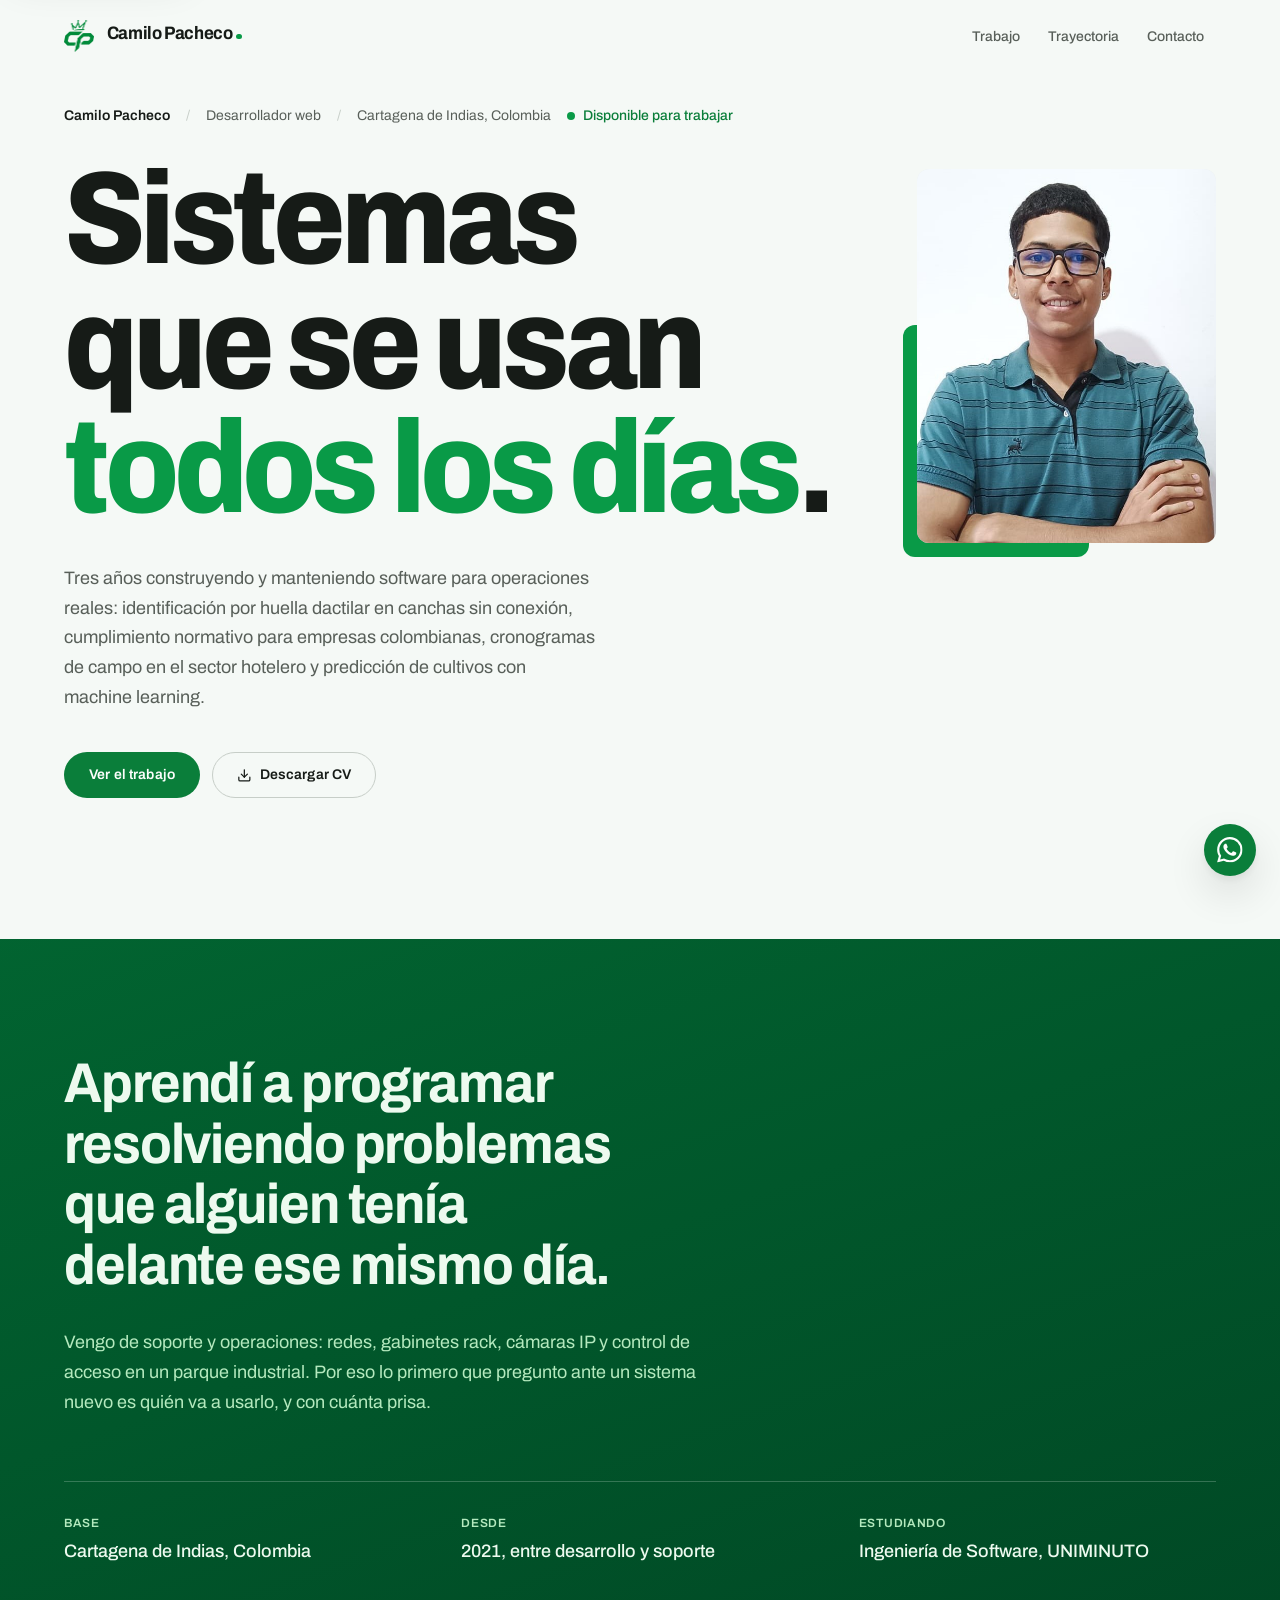
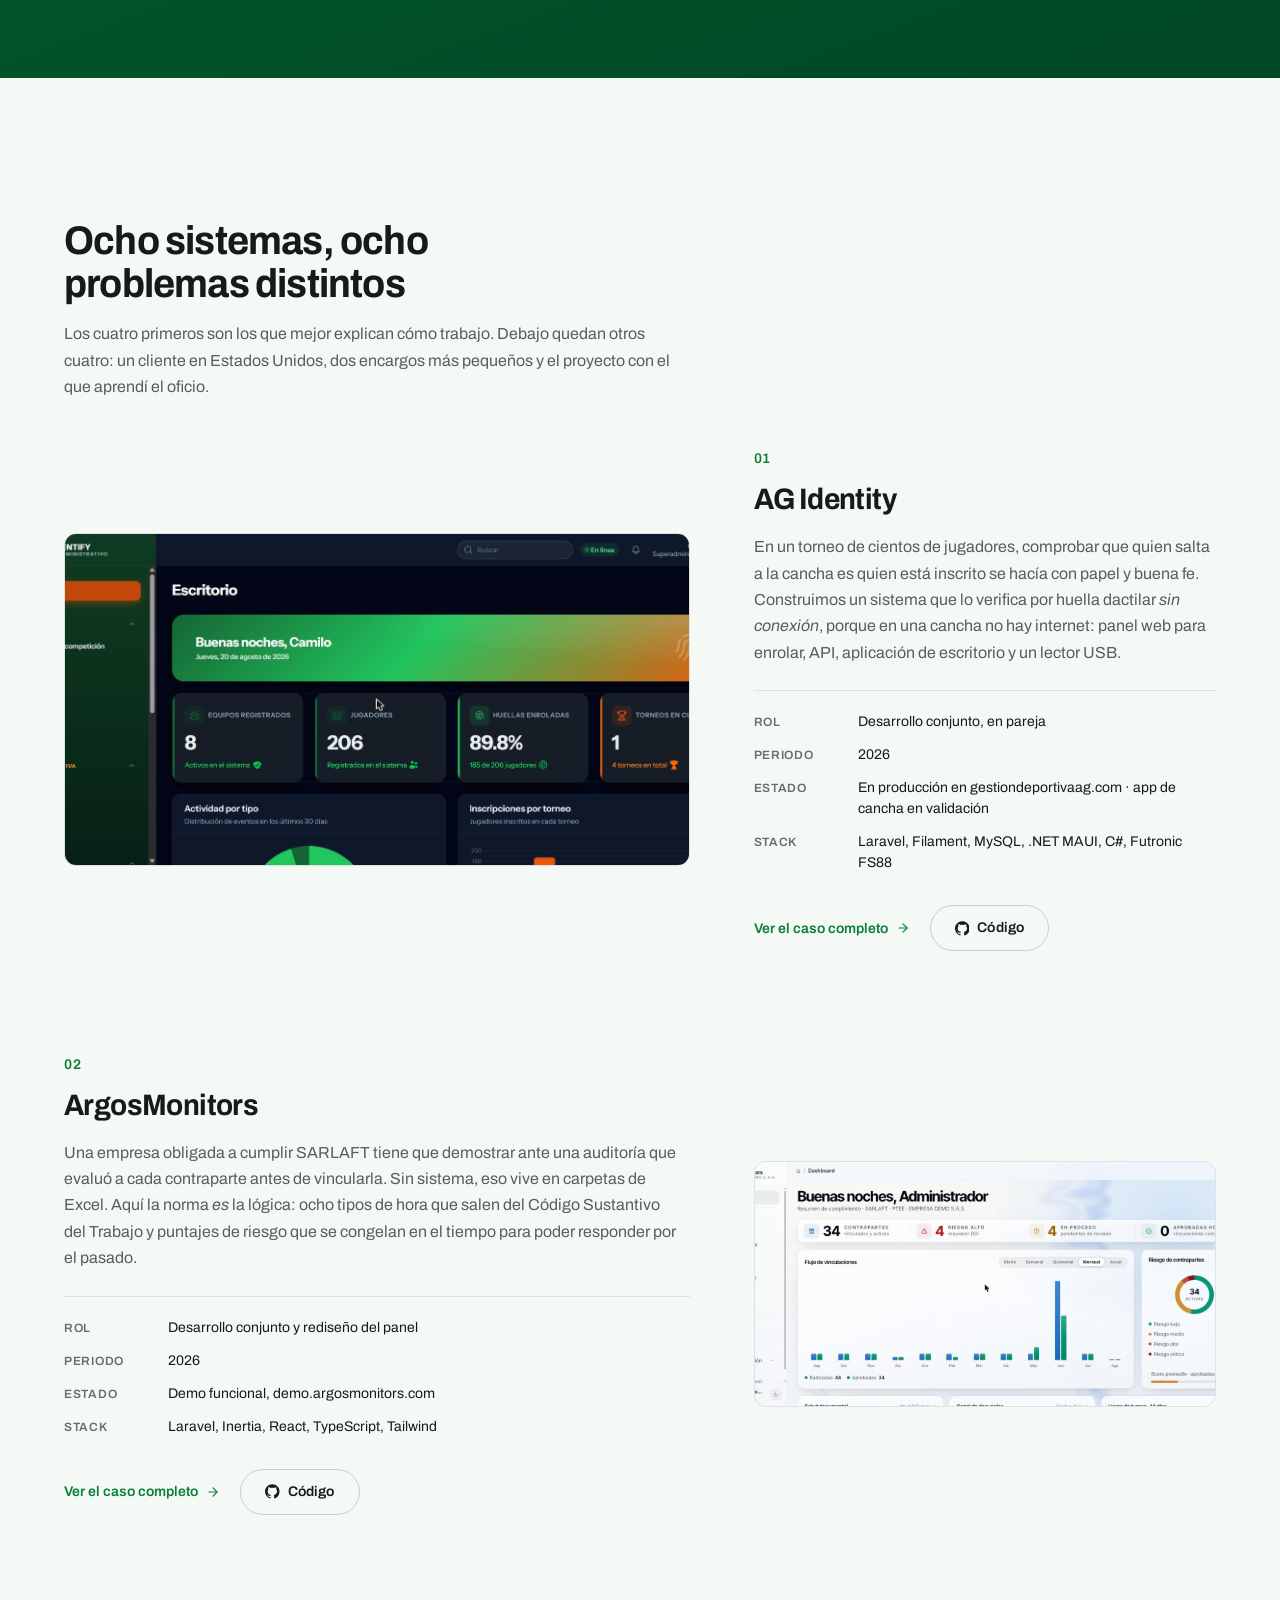
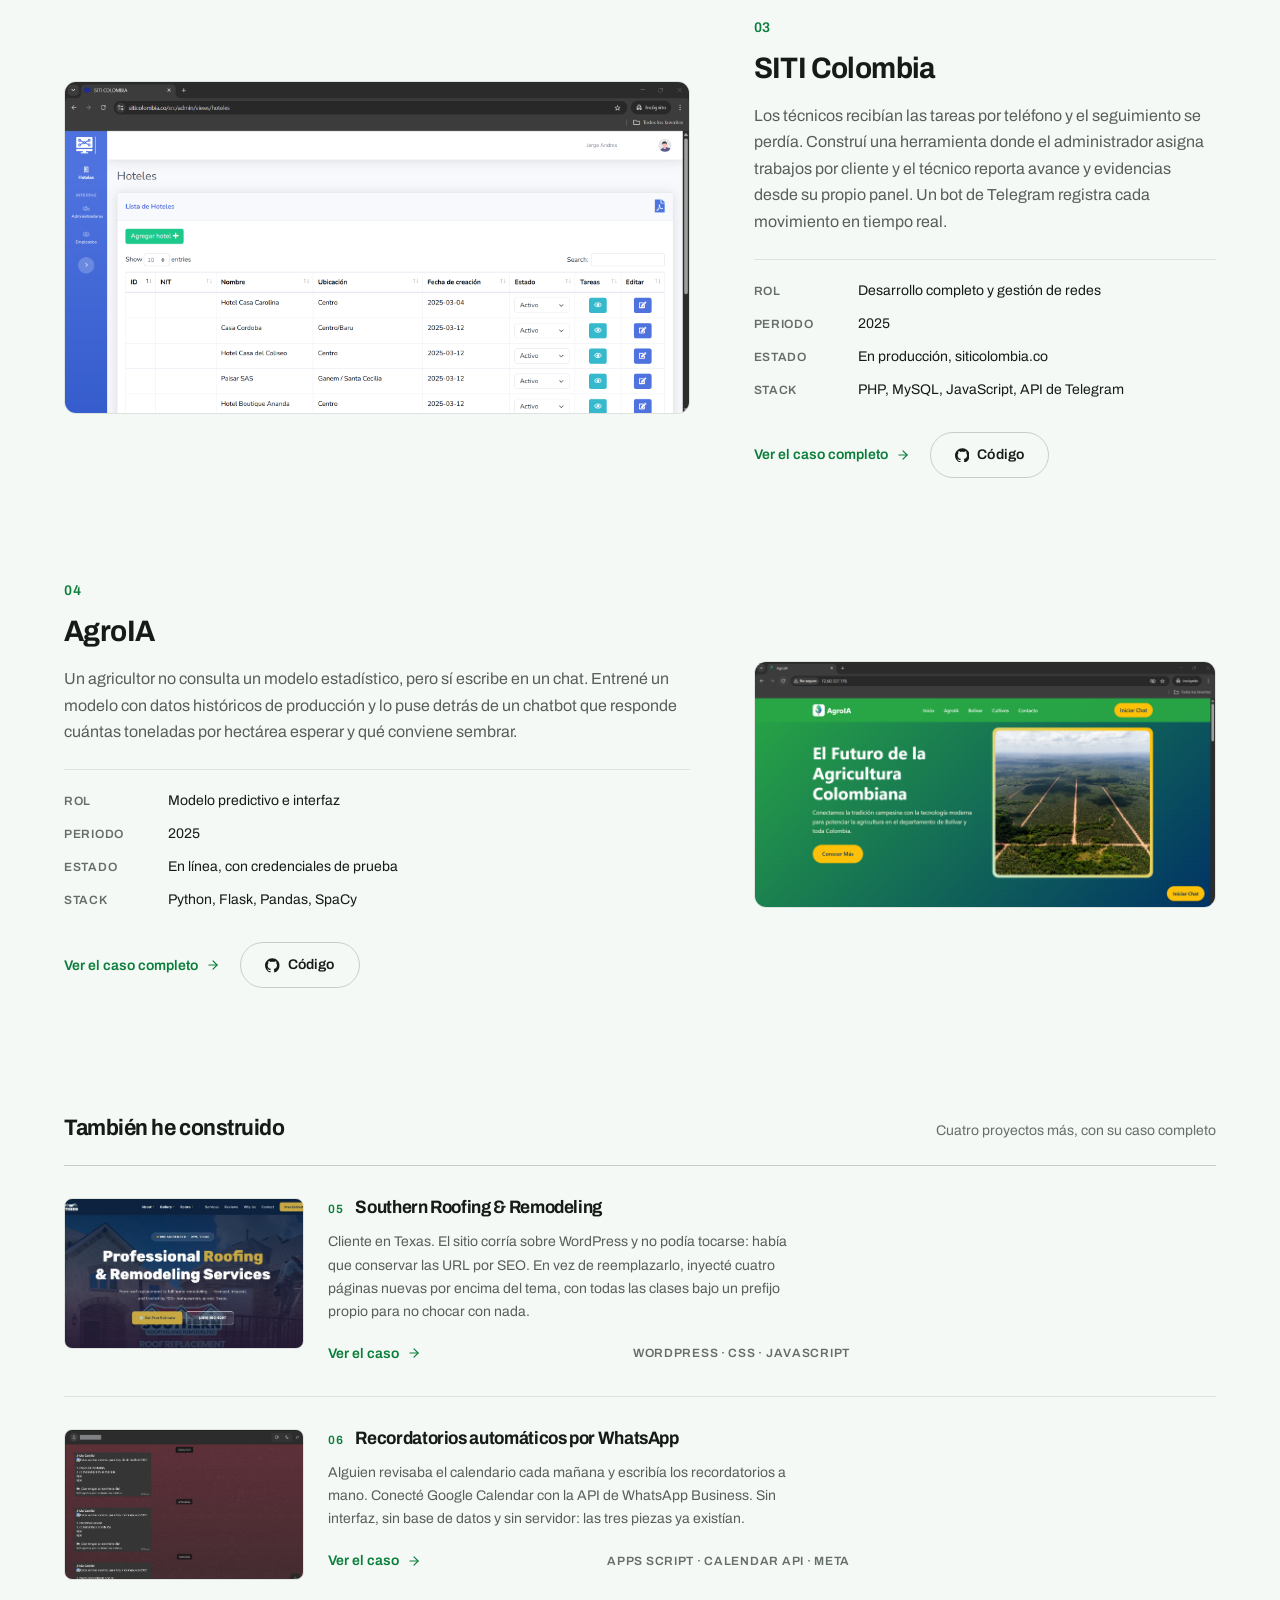
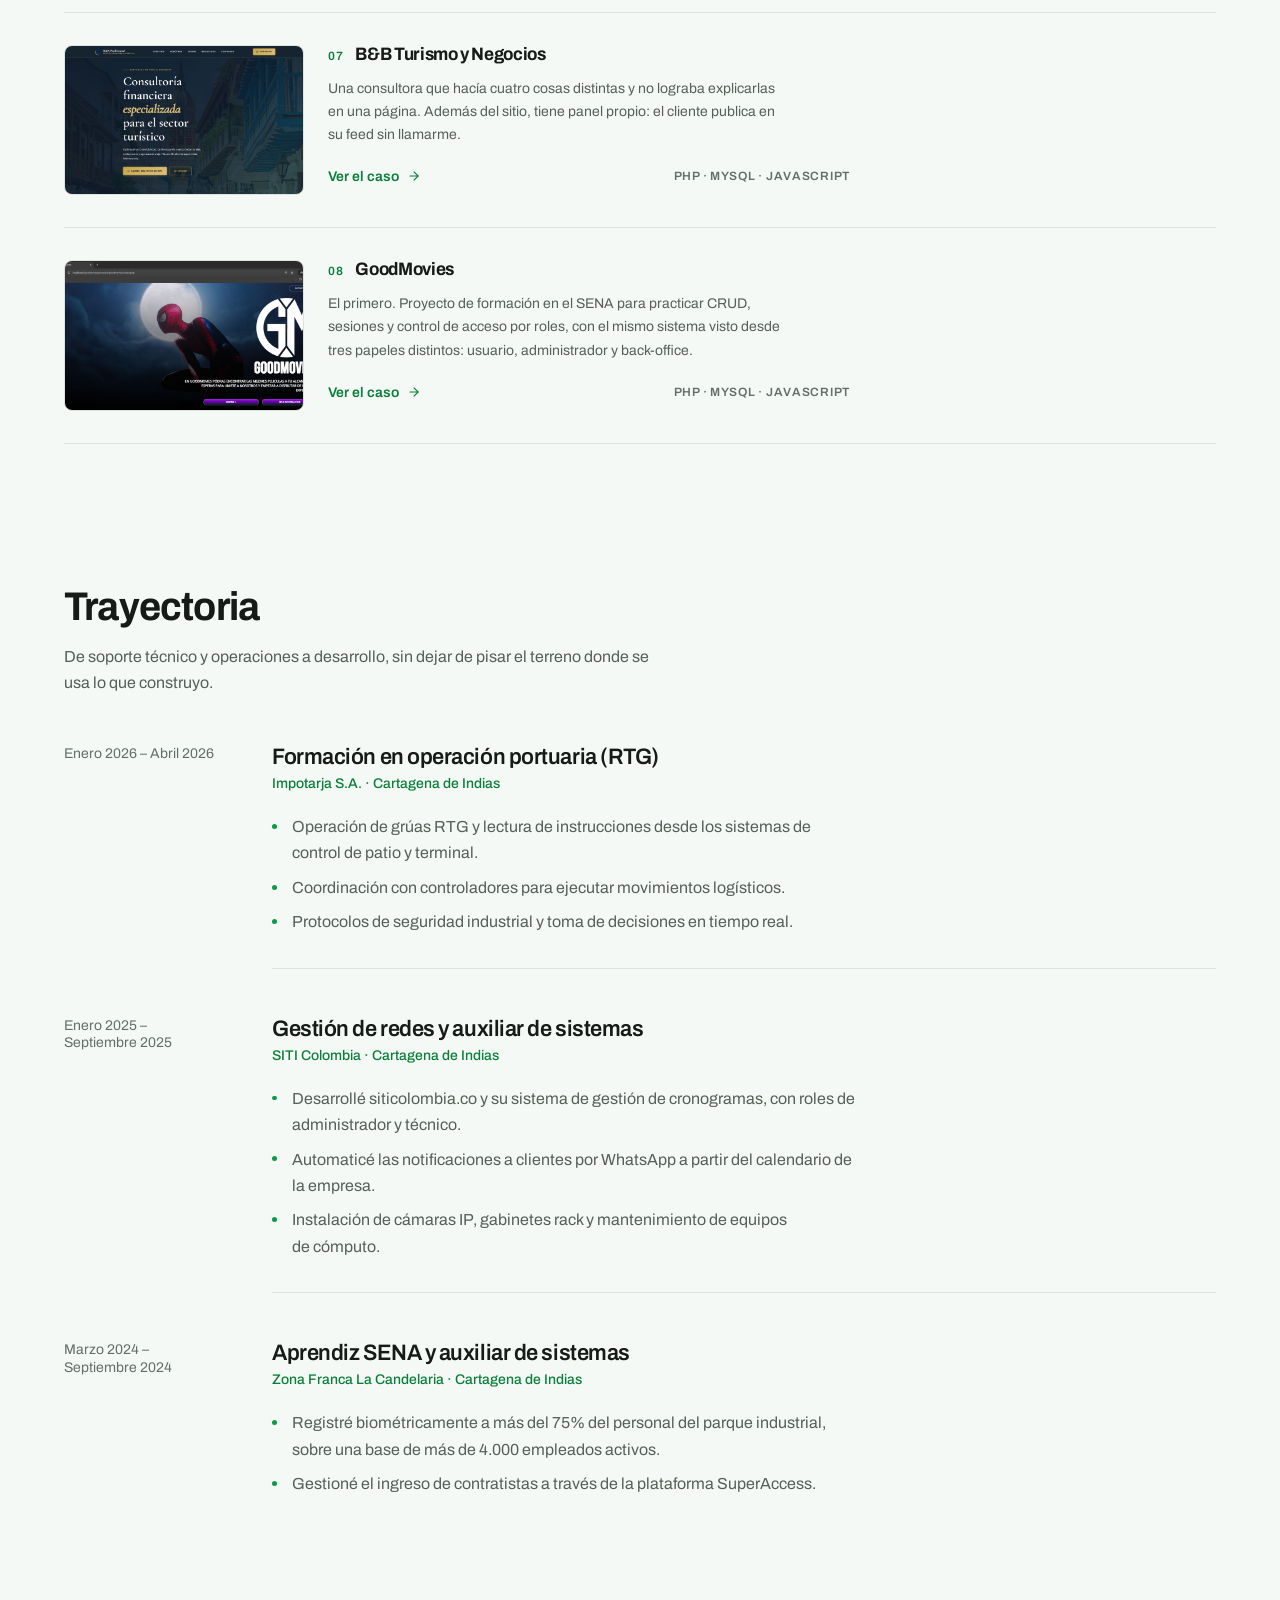
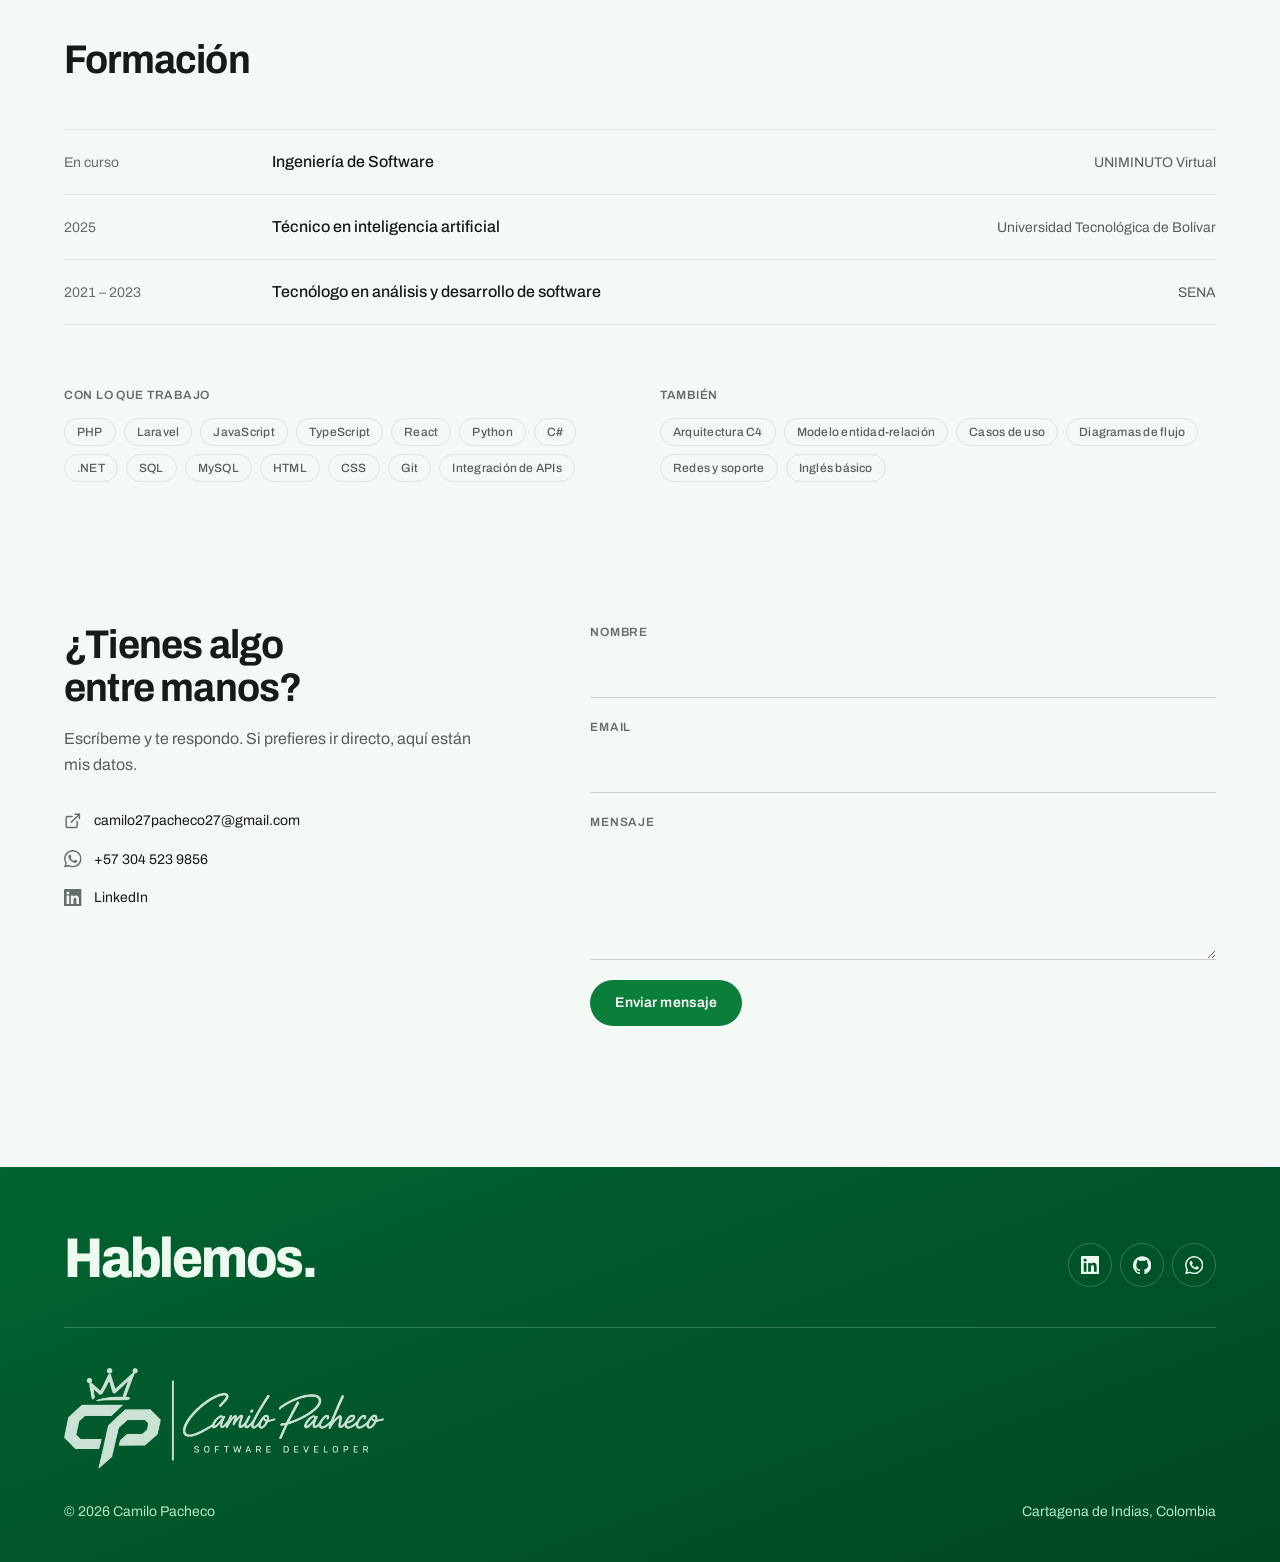
<file: index.html>
<!DOCTYPE html>
<html lang="es">
<head>
    <meta charset="UTF-8">
    <meta name="viewport" content="width=device-width, initial-scale=1.0">

    <title>Camilo Pacheco — Desarrollador Web</title>
    <meta name="description" content="Desarrollador web en Cartagena de Indias. Tres años construyendo sistemas internos para operaciones reales: identificación biométrica sin conexión, cumplimiento normativo, cronogramas de campo y predicción de cultivos con machine learning.">
    <link rel="canonical" href="https://cp327.github.io/portafolio/">

    <!-- Open Graph: lo que se ve al compartir el enlace en LinkedIn -->
    <meta property="og:type" content="website">
    <meta property="og:title" content="Camilo Pacheco — Desarrollador Web">
    <meta property="og:description" content="Tres años construyendo sistemas internos para operaciones reales, en Cartagena de Indias.">
    <meta property="og:url" content="https://cp327.github.io/portafolio/">
    <meta property="og:image" content="https://cp327.github.io/portafolio/src/img/pfp1.jpg">
    <meta property="og:locale" content="es_CO">
    <meta name="twitter:card" content="summary_large_image">

    <link rel="preconnect" href="https://fonts.googleapis.com">
    <link rel="preconnect" href="https://fonts.gstatic.com" crossorigin>
    <link href="https://fonts.googleapis.com/css2?family=Archivo:wdth,wght@75..125,400..800&display=swap" rel="stylesheet">

    <link rel="icon" href="src/img/marca/favicon.png" type="image/png">

    <!-- El orden importa: tokens define las variables · reset normaliza ·
         base estiliza las etiquetas · components las piezas con nombre. -->
    <link rel="stylesheet" href="src/css/tokens.css">
    <link rel="stylesheet" href="src/css/reset.css">
    <link rel="stylesheet" href="src/css/base.css">
    <link rel="stylesheet" href="src/css/components.css">

    <script type="module" src="src/js/main.js"></script>

    <script type="application/ld+json">
    {
      "@context": "https://schema.org",
      "@type": "Person",
      "name": "Camilo Andrés Pacheco Pérez",
      "jobTitle": "Desarrollador Web",
      "url": "https://cp327.github.io/portafolio/",
      "image": "https://cp327.github.io/portafolio/src/img/pfp1.jpg",
      "email": "camilo27pacheco27@gmail.com",
      "address": {
        "@type": "PostalAddress",
        "addressLocality": "Cartagena de Indias",
        "addressCountry": "CO"
      },
      "sameAs": [
        "https://github.com/cp327",
        "https://www.linkedin.com/in/camilo-pacheco-979b18337/"
      ],
      "knowsAbout": ["PHP", "Laravel", "JavaScript", "TypeScript", "React", "Python", "C#", ".NET", "SQL", "MySQL", "HTML", "CSS", "Git", "Integración de APIs"]
    }
    </script>
</head>
<body>
    <a class="skip-link" href="#contenido">Saltar al contenido</a>

    <header class="site-header">
        <div class="wrapper site-header__inner">
            <a class="brand" href="#inicio">
                <img class="brand__logo" src="src/img/marca/marca-verde.png" alt="" width="245" height="256" decoding="async">Camilo Pacheco<span class="brand__dot" aria-hidden="true"></span>
            </a>

            <button
                type="button"
                class="nav-toggle"
                id="nav-toggle"
                aria-label="Abrir menú de navegación"
                aria-expanded="false"
                aria-controls="nav-menu">
                <span class="nav-toggle__box" aria-hidden="true">
                    <span class="nav-toggle__bar"></span>
                    <span class="nav-toggle__bar"></span>
                    <span class="nav-toggle__bar"></span>
                </span>
            </button>

            <nav class="site-nav" id="nav-menu" aria-label="Navegación principal">
                <ul class="site-nav__list">
                    <li><a class="site-nav__link" href="#trabajo">Trabajo</a></li>
                    <li><a class="site-nav__link" href="#trayectoria">Trayectoria</a></li>
                    <li><a class="site-nav__link" href="#contacto">Contacto</a></li>
                </ul>
            </nav>
        </div>
    </header>

    <main id="contenido" class="page">

        <!-- ============================================================
             HERO
             ============================================================ -->
        <section class="hero" id="inicio">
            <div class="wrapper hero__grid">
                <div>
                    <p class="hero__meta" data-reveal>
                        <span class="hero__name">Camilo Pacheco</span>
                        <span class="hero__sep" aria-hidden="true">/</span>
                        <span>Desarrollador web</span>
                        <span class="hero__sep" aria-hidden="true">/</span>
                        <span>Cartagena de Indias, Colombia</span>
                        <span class="hero__status">Disponible para trabajar</span>
                    </p>

                    <h1 class="hero__title" data-reveal>
                        Sistemas que se usan <em>todos los días</em>.
                    </h1>

                    <p class="hero__lead" data-reveal>
                        Tres años construyendo y manteniendo software para operaciones
                        reales: identificación por huella dactilar en canchas sin
                        conexión, cumplimiento normativo para empresas colombianas,
                        cronogramas de campo en el sector hotelero y predicción de
                        cultivos con machine learning.
                    </p>

                    <div class="hero__actions" data-reveal>
                        <a class="btn btn--primary" href="#trabajo">Ver el trabajo</a>
                        <a class="btn btn--outline"
                           href="src/CV%20-%20Camilo%20Pacheco%20Perez.pdf"
                           download>
                            <svg class="btn__icon" aria-hidden="true"><use href="src/img/icons.svg#i-download"></use></svg>
                            Descargar CV
                        </a>
                    </div>
                </div>

                <div class="hero__portrait" data-reveal>
                    <img
                        class="hero__photo"
                        src="src/img/pfp1.jpg"
                        alt="Camilo Pacheco, de brazos cruzados, sobre fondo claro"
                        width="640"
                        height="800"
                        fetchpriority="high"
                        decoding="async">
                </div>
            </div>
        </section>

        <!-- ============================================================
             FRANJA DE MARCA
             ============================================================ -->
        <section class="brand-band" aria-labelledby="sobre-mi">
            <div class="wrapper">
                    <h2 class="brand-band__quote" id="sobre-mi" data-reveal>
                        Aprendí a programar resolviendo problemas que alguien tenía
                        delante ese mismo día.
                    </h2>

                    <p class="brand-band__body" data-reveal>
                        Vengo de soporte y operaciones: redes, gabinetes rack, cámaras IP
                        y control de acceso en un parque industrial. Por eso lo primero
                        que pregunto ante un sistema nuevo es quién va a usarlo, y con
                        cuánta prisa.
                    </p>

                    <dl class="brand-band__facts" data-reveal-group>
                        <div class="brand-band__fact">
                            <dt>Base</dt>
                            <dd>Cartagena de Indias, Colombia</dd>
                        </div>
                        <div class="brand-band__fact">
                            <dt>Desde</dt>
                            <dd>2021, entre desarrollo y soporte</dd>
                        </div>
                        <div class="brand-band__fact">
                            <dt>Estudiando</dt>
                            <dd>Ingeniería de Software, UNIMINUTO</dd>
                        </div>
                    </dl>
            </div>
        </section>

        <!-- ============================================================
             TRABAJO
             ============================================================ -->
        <section class="wrapper" id="trabajo">
            <div class="section__head" data-reveal>
                <h2 class="section__title">Ocho sistemas, ocho problemas distintos</h2>
                <p class="section__lead">
                    Los cuatro primeros son los que mejor explican cómo trabajo. Debajo
                    quedan otros cuatro: un cliente en Estados Unidos, dos encargos más
                    pequeños y el proyecto con el que aprendí el oficio.
                </p>
            </div>

            <div class="projects">

                <article class="project" data-reveal>
                    <div class="project__media">
                        <img class="project__img"
                             src="src/img/ag1.jpg"
                             alt="Escritorio del panel de AG Identity: 8 equipos, 206 jugadores y 89,8% de huellas enroladas"
                             width="1536" height="674" loading="lazy" decoding="async">
                    </div>
                    <div>
                        <span class="project__index">01</span>
                        <h3 class="project__title">AG Identity</h3>
                        <p class="project__desc">
                            En un torneo de cientos de jugadores, comprobar que quien salta
                            a la cancha es quien está inscrito se hacía con papel y buena fe.
                            Construimos un sistema que lo verifica por huella dactilar
                            <em>sin conexión</em>, porque en una cancha no hay internet: panel
                            web para enrolar, API, aplicación de escritorio y un lector USB.
                        </p>
                        <dl class="project__meta">
                            <div class="project__row"><dt>Rol</dt><dd>Desarrollo conjunto, en pareja</dd></div>
                            <div class="project__row"><dt>Periodo</dt><dd>2026</dd></div>
                            <div class="project__row"><dt>Estado</dt><dd>En producción en gestiondeportivaag.com &middot; app de cancha en validación</dd></div>
                            <div class="project__row"><dt>Stack</dt><dd>Laravel, Filament, MySQL, .NET MAUI, C#, Futronic FS88</dd></div>
                        </dl>
                        <div class="project__actions">
                            <a class="link-arrow" href="views/proyecto-ag-identity.html">
                                Ver el caso completo
                                <svg aria-hidden="true"><use href="src/img/icons.svg#i-arrow-right"></use></svg>
                            </a>
                            <a class="btn btn--outline" href="https://github.com/jorge0630/AG-IDENTIFY" target="_blank" rel="noopener noreferrer">
                                <svg class="btn__icon" aria-hidden="true"><use href="src/img/icons.svg#i-github"></use></svg>
                                Código
                                <span class="visually-hidden">de AG Identity, repositorio privado (se abre en una pestaña nueva)</span>
                            </a>
                        </div>
                    </div>
                </article>

                <article class="project" data-reveal>
                    <div class="project__media">
                        <img class="project__img"
                             src="src/img/argos1.jpg"
                             alt="Panel de ArgosMonitors con el resumen de cumplimiento: 34 contrapartes activas y su reparto de riesgo"
                             width="1536" height="674" loading="lazy" decoding="async">
                    </div>
                    <div>
                        <span class="project__index">02</span>
                        <h3 class="project__title">ArgosMonitors</h3>
                        <p class="project__desc">
                            Una empresa obligada a cumplir SARLAFT tiene que demostrar ante
                            una auditoría que evaluó a cada contraparte antes de vincularla.
                            Sin sistema, eso vive en carpetas de Excel. Aquí la norma
                            <em>es</em> la lógica: ocho tipos de hora que salen del Código
                            Sustantivo del Trabajo y puntajes de riesgo que se congelan en
                            el tiempo para poder responder por el pasado.
                        </p>
                        <dl class="project__meta">
                            <div class="project__row"><dt>Rol</dt><dd>Desarrollo conjunto y rediseño del panel</dd></div>
                            <div class="project__row"><dt>Periodo</dt><dd>2026</dd></div>
                            <div class="project__row"><dt>Estado</dt><dd>Demo funcional, demo.argosmonitors.com</dd></div>
                            <div class="project__row"><dt>Stack</dt><dd>Laravel, Inertia, React, TypeScript, Tailwind</dd></div>
                        </dl>
                        <div class="project__actions">
                            <a class="link-arrow" href="views/proyecto-argosmonitors.html">
                                Ver el caso completo
                                <svg aria-hidden="true"><use href="src/img/icons.svg#i-arrow-right"></use></svg>
                            </a>
                            <a class="btn btn--outline" href="https://github.com/jorge0630/ArgosRisk" target="_blank" rel="noopener noreferrer">
                                <svg class="btn__icon" aria-hidden="true"><use href="src/img/icons.svg#i-github"></use></svg>
                                Código
                                <span class="visually-hidden">de ArgosMonitors, repositorio privado (se abre en una pestaña nueva)</span>
                            </a>
                        </div>
                    </div>
                </article>

                <article class="project" data-reveal>
                    <div class="project__media">
                        <img class="project__img"
                             src="src/img/siti1.png"
                             alt="Panel de administración de SITI Colombia con el listado de hoteles y sus tareas programadas"
                             width="1920" height="1020" loading="lazy" decoding="async">
                    </div>
                    <div>
                        <span class="project__index">03</span>
                        <h3 class="project__title">SITI Colombia</h3>
                        <p class="project__desc">
                            Los técnicos recibían las tareas por teléfono y el seguimiento
                            se perdía. Construí una herramienta donde el administrador
                            asigna trabajos por cliente y el técnico reporta avance y
                            evidencias desde su propio panel. Un bot de Telegram registra
                            cada movimiento en tiempo real.
                        </p>
                        <dl class="project__meta">
                            <div class="project__row"><dt>Rol</dt><dd>Desarrollo completo y gestión de redes</dd></div>
                            <div class="project__row"><dt>Periodo</dt><dd>2025</dd></div>
                            <div class="project__row"><dt>Estado</dt><dd>En producción, siticolombia.co</dd></div>
                            <div class="project__row"><dt>Stack</dt><dd>PHP, MySQL, JavaScript, API de Telegram</dd></div>
                        </dl>
                        <div class="project__actions">
                            <a class="link-arrow" href="views/proyecto-siticolombia.html">
                                Ver el caso completo
                                <svg aria-hidden="true"><use href="src/img/icons.svg#i-arrow-right"></use></svg>
                            </a>
                            <a class="btn btn--outline" href="https://github.com/cp327/siticolombiaProyecto" target="_blank" rel="noopener noreferrer">
                                <svg class="btn__icon" aria-hidden="true"><use href="src/img/icons.svg#i-github"></use></svg>
                                Código
                                <span class="visually-hidden">de SITI Colombia (se abre en una pestaña nueva)</span>
                            </a>
                        </div>
                    </div>
                </article>

                <article class="project" data-reveal>
                    <div class="project__media">
                        <img class="project__img"
                             src="src/img/agroia1.png"
                             alt="Portada de AgroIA con el acceso al chat de predicción de cultivos"
                             width="1920" height="1020" loading="lazy" decoding="async">
                    </div>
                    <div>
                        <span class="project__index">04</span>
                        <h3 class="project__title">AgroIA</h3>
                        <p class="project__desc">
                            Un agricultor no consulta un modelo estadístico, pero sí
                            escribe en un chat. Entrené un modelo con datos históricos de
                            producción y lo puse detrás de un chatbot que responde cuántas
                            toneladas por hectárea esperar y qué conviene sembrar.
                        </p>
                        <dl class="project__meta">
                            <div class="project__row"><dt>Rol</dt><dd>Modelo predictivo e interfaz</dd></div>
                            <div class="project__row"><dt>Periodo</dt><dd>2025</dd></div>
                            <div class="project__row"><dt>Estado</dt><dd>En línea, con credenciales de prueba</dd></div>
                            <div class="project__row"><dt>Stack</dt><dd>Python, Flask, Pandas, SpaCy</dd></div>
                        </dl>
                        <div class="project__actions">
                            <a class="link-arrow" href="views/proyecto-agroia.html">
                                Ver el caso completo
                                <svg aria-hidden="true"><use href="src/img/icons.svg#i-arrow-right"></use></svg>
                            </a>
                            <a class="btn btn--outline" href="https://github.com/cp327/agroiaproyecto" target="_blank" rel="noopener noreferrer">
                                <svg class="btn__icon" aria-hidden="true"><use href="src/img/icons.svg#i-github"></use></svg>
                                Código
                                <span class="visually-hidden">de AgroIA (se abre en una pestaña nueva)</span>
                            </a>
                        </div>
                    </div>
                </article>

            </div>

            <!-- ========================================================
                 SECUNDARIOS
                 Lista con reglas, no rejilla de tarjetas: bajarlos de
                 nivel y luego darle a cada uno una tarjeta idéntica
                 sería devolverles el peso que se les quitó.
                 ======================================================== -->
            <div class="projects-more">
                <div class="projects-more__head" data-reveal>
                    <h3 class="projects-more__title">También he construido</h3>
                    <p class="projects-more__note">Cuatro proyectos más, con su caso completo</p>
                </div>

                <ul class="brief-list">
                    <li class="brief" data-reveal>
                        <div class="brief__media">
                            <img class="brief__img"
                                 src="src/img/str1.jpg"
                                 alt="Portada de Southern Roofing &amp; Remodeling, con el titular de servicios y el botón de presupuesto"
                                 width="1536" height="674" loading="lazy" decoding="async">
                        </div>
                        <div>
                            <div class="brief__head">
                                <span class="brief__index">05</span>
                                <h4 class="brief__title">Southern Roofing &amp; Remodeling</h4>
                            </div>
                            <p class="brief__desc">
                                Cliente en Texas. El sitio corría sobre WordPress y no podía
                                tocarse: había que conservar las URL por SEO. En vez de
                                reemplazarlo, inyecté cuatro páginas nuevas por encima del
                                tema, con todas las clases bajo un prefijo propio para no
                                chocar con nada.
                            </p>
                            <div class="brief__foot">
                                <a class="link-arrow" href="views/proyecto-southern-roofing.html">
                                    Ver el caso
                                    <svg aria-hidden="true"><use href="src/img/icons.svg#i-arrow-right"></use></svg>
                                </a>
                                <span class="brief__stack">WordPress · CSS · JavaScript</span>
                            </div>
                        </div>
                    </li>

                    <li class="brief" data-reveal>
                        <div class="brief__media">
                            <img class="brief__img"
                                 src="src/img/WA1.png"
                                 alt="Recordatorio automático recibido por WhatsApp, generado desde el calendario de la empresa"
                                 width="1385" height="971" loading="lazy" decoding="async">
                        </div>
                        <div>
                            <div class="brief__head">
                                <span class="brief__index">06</span>
                                <h4 class="brief__title">Recordatorios automáticos por WhatsApp</h4>
                            </div>
                            <p class="brief__desc">
                                Alguien revisaba el calendario cada mañana y escribía los
                                recordatorios a mano. Conecté Google Calendar con la API de
                                WhatsApp Business. Sin interfaz, sin base de datos y sin
                                servidor: las tres piezas ya existían.
                            </p>
                            <div class="brief__foot">
                                <a class="link-arrow" href="views/proyecto-whatsapp.html">
                                    Ver el caso
                                    <svg aria-hidden="true"><use href="src/img/icons.svg#i-arrow-right"></use></svg>
                                </a>
                                <span class="brief__stack">Apps Script · Calendar API · Meta</span>
                            </div>
                        </div>
                    </li>

                    <li class="brief" data-reveal>
                        <div class="brief__media">
                            <img class="brief__img"
                                 src="src/img/byb1.png"
                                 alt="Portada del sitio de B&amp;B Turismo y Negocios, consultora del sector hotelero"
                                 width="1920" height="1020" loading="lazy" decoding="async">
                        </div>
                        <div>
                            <div class="brief__head">
                                <span class="brief__index">07</span>
                                <h4 class="brief__title">B&amp;B Turismo y Negocios</h4>
                            </div>
                            <p class="brief__desc">
                                Una consultora que hacía cuatro cosas distintas y no lograba
                                explicarlas en una página. Además del sitio, tiene panel
                                propio: el cliente publica en su feed sin llamarme.
                            </p>
                            <div class="brief__foot">
                                <a class="link-arrow" href="views/proyecto-byb.html">
                                    Ver el caso
                                    <svg aria-hidden="true"><use href="src/img/icons.svg#i-arrow-right"></use></svg>
                                </a>
                                <span class="brief__stack">PHP · MySQL · JavaScript</span>
                            </div>
                        </div>
                    </li>

                    <li class="brief" data-reveal>
                        <div class="brief__media">
                            <img class="brief__img"
                                 src="src/img/gm1.png"
                                 alt="Catálogo de películas de GoodMovies, con el acceso a la suscripción"
                                 width="1920" height="1020" loading="lazy" decoding="async">
                        </div>
                        <div>
                            <div class="brief__head">
                                <span class="brief__index">08</span>
                                <h4 class="brief__title">GoodMovies</h4>
                            </div>
                            <p class="brief__desc">
                                El primero. Proyecto de formación en el SENA para practicar
                                CRUD, sesiones y control de acceso por roles, con el mismo
                                sistema visto desde tres papeles distintos: usuario,
                                administrador y back-office.
                            </p>
                            <div class="brief__foot">
                                <a class="link-arrow" href="views/proyecto-goodmovies.html">
                                    Ver el caso
                                    <svg aria-hidden="true"><use href="src/img/icons.svg#i-arrow-right"></use></svg>
                                </a>
                                <span class="brief__stack">PHP · MySQL · JavaScript</span>
                            </div>
                        </div>
                    </li>
                </ul>
            </div>
        </section>

        <!-- ============================================================
             TRAYECTORIA
             ============================================================ -->
        <section class="wrapper" id="trayectoria">
            <div class="section__head" data-reveal>
                <h2 class="section__title">Trayectoria</h2>
                <p class="section__lead">
                    De soporte técnico y operaciones a desarrollo, sin dejar de pisar el
                    terreno donde se usa lo que construyo.
                </p>
            </div>

            <ol class="timeline">
                <li class="timeline__item" data-reveal>
                    <p class="timeline__when">Enero 2026 &ndash; Abril 2026</p>
                    <div class="timeline__where">
                        <h3 class="timeline__role">Formación en operación portuaria (RTG)</h3>
                        <p class="timeline__org">Impotarja S.A. &middot; Cartagena de Indias</p>
                        <ul class="timeline__points">
                            <li>Operación de grúas RTG y lectura de instrucciones desde los sistemas de control de patio y terminal.</li>
                            <li>Coordinación con controladores para ejecutar movimientos logísticos.</li>
                            <li>Protocolos de seguridad industrial y toma de decisiones en tiempo real.</li>
                        </ul>
                    </div>
                </li>

                <li class="timeline__item" data-reveal>
                    <p class="timeline__when">Enero 2025 &ndash; Septiembre 2025</p>
                    <div class="timeline__where">
                        <h3 class="timeline__role">Gestión de redes y auxiliar de sistemas</h3>
                        <p class="timeline__org">SITI Colombia &middot; Cartagena de Indias</p>
                        <ul class="timeline__points">
                            <li>Desarrollé siticolombia.co y su sistema de gestión de cronogramas, con roles de administrador y técnico.</li>
                            <li>Automaticé las notificaciones a clientes por WhatsApp a partir del calendario de la empresa.</li>
                            <li>Instalación de cámaras IP, gabinetes rack y mantenimiento de equipos de cómputo.</li>
                        </ul>
                    </div>
                </li>

                <li class="timeline__item" data-reveal>
                    <p class="timeline__when">Marzo 2024 &ndash; Septiembre 2024</p>
                    <div class="timeline__where">
                        <h3 class="timeline__role">Aprendiz SENA y auxiliar de sistemas</h3>
                        <p class="timeline__org">Zona Franca La Candelaria &middot; Cartagena de Indias</p>
                        <ul class="timeline__points">
                            <li>Registré biométricamente a más del 75% del personal del parque industrial, sobre una base de más de 4.000 empleados activos.</li>
                            <li>Gestioné el ingreso de contratistas a través de la plataforma SuperAccess.</li>
                        </ul>
                    </div>
                </li>
            </ol>
        </section>

        <!-- ============================================================
             FORMACIÓN Y HABILIDADES
             ============================================================ -->
        <section class="wrapper" id="formacion">
            <div class="section__head" data-reveal>
                <h2 class="section__title">Formación</h2>
            </div>

            <ul class="study-list" data-reveal-group>
                <li class="study">
                    <span class="study__when">En curso</span>
                    <span class="study__name">Ingeniería de Software</span>
                    <span class="study__org">UNIMINUTO Virtual</span>
                </li>
                <li class="study">
                    <span class="study__when">2025</span>
                    <span class="study__name">Técnico en inteligencia artificial</span>
                    <span class="study__org">Universidad Tecnológica de Bolívar</span>
                </li>
                <li class="study">
                    <span class="study__when">2021 &ndash; 2023</span>
                    <span class="study__name">Tecnólogo en análisis y desarrollo de software</span>
                    <span class="study__org">SENA</span>
                </li>
            </ul>

            <div class="skills" style="margin-top: var(--space-16)" data-reveal>
                <div>
                    <h3 class="skills__heading">Con lo que trabajo</h3>
                    <ul class="skills__list">
                        <li class="tag">PHP</li>
                        <li class="tag">Laravel</li>
                        <li class="tag">JavaScript</li>
                        <li class="tag">TypeScript</li>
                        <li class="tag">React</li>
                        <li class="tag">Python</li>
                        <li class="tag">C#</li>
                        <li class="tag">.NET</li>
                        <li class="tag">SQL</li>
                        <li class="tag">MySQL</li>
                        <li class="tag">HTML</li>
                        <li class="tag">CSS</li>
                        <li class="tag">Git</li>
                        <li class="tag">Integración de APIs</li>
                    </ul>
                </div>
                <div>
                    <h3 class="skills__heading">También</h3>
                    <ul class="skills__list">
                        <li class="tag">Arquitectura C4</li>
                        <li class="tag">Modelo entidad-relación</li>
                        <li class="tag">Casos de uso</li>
                        <li class="tag">Diagramas de flujo</li>
                        <li class="tag">Redes y soporte</li>
                        <li class="tag">Inglés básico</li>
                    </ul>
                </div>
            </div>
        </section>

        <!-- ============================================================
             CONTACTO
             ============================================================ -->
        <section class="wrapper" id="contacto">
            <div class="contact">
                <div data-reveal>
                    <h2 class="section__title">¿Tienes algo entre manos?</h2>
                    <p class="section__lead" style="margin-top: var(--space-4)">
                        Escríbeme y te respondo. Si prefieres ir directo, aquí están mis
                        datos.
                    </p>

                    <ul class="contact__direct">
                        <li>
                            <a class="contact__link" href="mailto:camilo27pacheco27@gmail.com">
                                <svg aria-hidden="true"><use href="src/img/icons.svg#i-external"></use></svg>
                                camilo27pacheco27@gmail.com
                            </a>
                        </li>
                        <li>
                            <a class="contact__link" href="https://wa.me/573045239856" target="_blank" rel="noopener noreferrer">
                                <svg aria-hidden="true"><use href="src/img/icons.svg#i-whatsapp"></use></svg>
                                +57 304 523 9856
                                <span class="visually-hidden">(se abre en una pestaña nueva)</span>
                            </a>
                        </li>
                        <li>
                            <a class="contact__link" href="https://www.linkedin.com/in/camilo-pacheco-979b18337/" target="_blank" rel="noopener noreferrer">
                                <svg aria-hidden="true"><use href="src/img/icons.svg#i-linkedin"></use></svg>
                                LinkedIn
                                <span class="visually-hidden">(se abre en una pestaña nueva)</span>
                            </a>
                        </li>
                    </ul>
                </div>

                <!-- Conserva action y method: si el JavaScript falla, el envío
                     sigue funcionando de forma nativa. -->
                <form class="form"
                      id="contact-form"
                      action="https://formspree.io/f/mqaqykaz"
                      method="POST"
                      data-reveal>

                    <div class="field">
                        <label class="field__label" for="campo-nombre">Nombre</label>
                        <input class="field__control" type="text" id="campo-nombre"
                               name="nombre" autocomplete="name" required>
                    </div>

                    <div class="field">
                        <label class="field__label" for="campo-email">Email</label>
                        <input class="field__control" type="email" id="campo-email"
                               name="email" autocomplete="email" required>
                    </div>

                    <div class="field">
                        <label class="field__label" for="campo-mensaje">Mensaje</label>
                        <textarea class="field__control" id="campo-mensaje"
                                  name="mensaje" rows="4" required></textarea>
                    </div>

                    <!-- Trampa anti-spam. Formspree descarta los envíos que traen
                         _gotcha relleno. Oculta y fuera del orden de tabulación. -->
                    <div class="honeypot" aria-hidden="true">
                        <label for="campo-gotcha">No rellenes este campo</label>
                        <input type="text" id="campo-gotcha" name="_gotcha"
                               tabindex="-1" autocomplete="off">
                    </div>

                    <p class="form__message" id="form-message" role="status" aria-live="polite"></p>

                    <div>
                        <button class="btn btn--primary" type="submit" id="form-submit">
                            <span data-texto>Enviar mensaje</span>
                            <svg class="spinner btn__icon" viewBox="0 0 24 24" fill="none" aria-hidden="true">
                                <circle cx="12" cy="12" r="10" stroke="currentColor" stroke-width="3" opacity="0.25"/>
                                <path d="M12 2a10 10 0 0 1 10 10" stroke="currentColor" stroke-width="3" stroke-linecap="round"/>
                            </svg>
                        </button>
                    </div>
                </form>
            </div>
        </section>
    </main>

    <a class="float-wa" href="https://wa.me/573045239856" target="_blank" rel="noopener noreferrer">
        <svg aria-hidden="true"><use href="src/img/icons.svg#i-whatsapp"></use></svg>
        <span class="visually-hidden">Escríbeme por WhatsApp (se abre en una pestaña nueva)</span>
        <span class="float-wa__tip" aria-hidden="true">Chatea conmigo</span>
    </a>

    <footer class="site-footer">
        <div class="wrapper">
            <div class="site-footer__top">
                <p class="site-footer__word">Hablemos.</p>
                <ul class="social">
                    <li>
                        <a class="social__link" href="https://www.linkedin.com/in/camilo-pacheco-979b18337/" target="_blank" rel="noopener noreferrer">
                            <svg aria-hidden="true"><use href="src/img/icons.svg#i-linkedin"></use></svg>
                            <span class="visually-hidden">LinkedIn (se abre en una pestaña nueva)</span>
                        </a>
                    </li>
                    <li>
                        <a class="social__link" href="https://github.com/cp327" target="_blank" rel="noopener noreferrer">
                            <svg aria-hidden="true"><use href="src/img/icons.svg#i-github"></use></svg>
                            <span class="visually-hidden">GitHub (se abre en una pestaña nueva)</span>
                        </a>
                    </li>
                    <li>
                        <a class="social__link" href="https://wa.me/573045239856" target="_blank" rel="noopener noreferrer">
                            <svg aria-hidden="true"><use href="src/img/icons.svg#i-whatsapp"></use></svg>
                            <span class="visually-hidden">WhatsApp (se abre en una pestaña nueva)</span>
                        </a>
                    </li>
                </ul>
            </div>

            <div class="site-footer__sign">


                <img class="site-footer__signature"


                     src="src/img/marca/firma-blanca.png"


                     alt="Firma de Camilo Pacheco, desarrollador de software"


                     width="1201" height="379" loading="lazy" decoding="async">


            </div>


            <div class="site-footer__bottom">
                <p>&copy; <span data-anio>2026</span> Camilo Pacheco</p>
                <p class="site-footer__note">Cartagena de Indias, Colombia</p>
            </div>
        </div>
    </footer>
</body>
</html>
</file>
<file: src/css/tokens.css>
/* ==========================================================================
   TOKENS — Fuente única de verdad del sistema de diseño
   --------------------------------------------------------------------------
   Dos capas:

   1. PRIMITIVAS  valores crudos (--green-600, --neutral-200...).
                  No se usan directamente en los componentes.
   2. SEMÁNTICAS  el significado (--color-text, --color-surface...).
                  ESTAS son las que se usan al construir la interfaz.

   El modo oscuro solo redefine la capa semántica: ningún componente
   necesita saber que existe un tema oscuro.

   COLOR: se define en OKLCH, no en hexadecimal. OKLCH es perceptualmente
   uniforme, así que dos tonos con la misma L se ven igual de claros aunque
   cambie el matiz, y bajar la croma cerca de los extremos evita el aspecto
   chillón. Los valores de la rampa se calcularon y se verificaron contra
   WCAG antes de escribirlos aquí.

   Ningún neutro es blanco ni negro puro: todos llevan una pizca del matiz
   de marca (croma 0.003–0.014), lo que integra los grises con el verde.
   ========================================================================== */

:root {
  /* ======================================================================
     1. PRIMITIVAS — COLOR
     Matiz de marca: 150. El verde original (#16a34a) resuelve a
     oklch(0.627 0.170 149.2), así que la rampa está anclada a él.
     ====================================================================== */

  --green-50:  oklch(0.972 0.020 150);
  --green-100: oklch(0.938 0.045 150);
  --green-200: oklch(0.885 0.080 150);
  --green-300: oklch(0.812 0.125 150);
  --green-400: oklch(0.740 0.155 150);
  --green-500: oklch(0.672 0.170 150);
  --green-600: oklch(0.600 0.163 150);   /* el verde de marca */
  --green-700: oklch(0.520 0.140 150);
  --green-800: oklch(0.440 0.115 152);
  --green-900: oklch(0.350 0.088 154);
  --green-950: oklch(0.245 0.058 156);

  --neutral-0:   oklch(0.995 0.003 150);
  --neutral-50:  oklch(0.978 0.005 150);
  --neutral-100: oklch(0.952 0.007 150);
  --neutral-200: oklch(0.910 0.009 150);
  --neutral-300: oklch(0.845 0.011 150);
  --neutral-400: oklch(0.700 0.013 150);
  /* 450 y 550 existen para el texto terciario (etiquetas, fechas). Ningún
     valor único cumple AA en los dos temas: sobre fondo claro hace falta
     L <= 0.53 y sobre fondo oscuro L >= 0.60. Cada tema usa el suyo. */
  --neutral-450: oklch(0.610 0.014 150);
  --neutral-500: oklch(0.575 0.014 150);
  --neutral-550: oklch(0.530 0.014 150);
  --neutral-600: oklch(0.478 0.014 150);
  --neutral-700: oklch(0.388 0.013 150);
  --neutral-800: oklch(0.292 0.012 150);
  --neutral-900: oklch(0.215 0.010 150);
  --neutral-950: oklch(0.165 0.008 150);

  --red-500: oklch(0.577 0.213 27);
  --red-400: oklch(0.680 0.190 25);

  /* ======================================================================
     2. PRIMITIVAS — TIPOGRAFÍA
     Archivo: grotesca de señalética con ejes variables de peso y anchura.
     Se usa UNA sola familia, con contraste fuerte de peso y ancho en lugar
     de mezclar dos tipografías. La anchura estrecha (--width-condensed) se
     reserva para los títulos grandes, donde aporta densidad y carácter.
     ====================================================================== */

  --font-sans:
    'Archivo',
    system-ui,
    -apple-system,
    'Segoe UI',
    Roboto,
    'Helvetica Neue',
    Arial,
    sans-serif;

  --font-mono:
    ui-monospace,
    'Cascadia Code',
    'Source Code Pro',
    Menlo,
    Consolas,
    monospace;

  /* Ejes variables de Archivo */
  --width-condensed: 88;
  --width-normal: 100;
  --width-expanded: 112;

  /* Escala modular ~1.28, fluida con clamp(). Los saltos grandes son
     deliberados: una escala plana se lee como falta de decisión. */
  --text-xs:   0.75rem;                                   /* 12px */
  --text-sm:   0.875rem;                                  /* 14px */
  --text-base: 1rem;                                      /* 16px */
  --text-lg:   1.125rem;                                  /* 18px */
  --text-xl:   clamp(1.25rem, 0.4vw + 1.15rem, 1.4rem);
  --text-2xl:  clamp(1.5rem,  1.0vw + 1.25rem, 1.85rem);
  --text-3xl:  clamp(1.9rem,  1.8vw + 1.45rem, 2.5rem);
  --text-4xl:  clamp(2.4rem,  3.0vw + 1.65rem, 3.5rem);
  --text-5xl:  clamp(3rem,    5.0vw + 1.75rem, 5rem);
  --text-display: clamp(3.5rem, 9vw + 1rem, 8.5rem);      /* solo para el hero */

  --weight-normal:    400;
  --weight-medium:    500;
  --weight-semibold:  600;
  --weight-bold:      700;
  --weight-black:     800;

  --leading-none:    1;
  --leading-tight:   1.08;
  --leading-snug:    1.25;
  --leading-normal:  1.5;
  --leading-relaxed: 1.65;

  --tracking-tighter: -0.04em;
  --tracking-tight:   -0.02em;
  --tracking-normal:  0;
  --tracking-wide:    0.06em;

  /* ======================================================================
     3. PRIMITIVAS — ESPACIADO
     Base 4px. Usar siempre estos valores mantiene el ritmo vertical.
     ====================================================================== */

  --space-1:  0.25rem;
  --space-2:  0.5rem;
  --space-3:  0.75rem;
  --space-4:  1rem;
  --space-5:  1.25rem;
  --space-6:  1.5rem;
  --space-8:  2rem;
  --space-10: 2.5rem;
  --space-12: 3rem;
  --space-16: 4rem;
  --space-20: 5rem;
  --space-24: 6rem;
  --space-32: 8rem;
  --space-40: 10rem;

  /* Separación entre secciones: generosa y fluida. El ritmo se construye
     alternando estos huecos amplios con agrupaciones apretadas. */
  --space-section: clamp(5rem, 11vw, 10rem);

  /* ======================================================================
     4. PRIMITIVAS — FORMA Y MOVIMIENTO
     ====================================================================== */

  --radius-sm:   0.25rem;
  --radius-md:   0.5rem;
  --radius-lg:   0.75rem;
  --radius-xl:   1rem;
  --radius-2xl:  1.5rem;
  --radius-full: 9999px;

  --border-thin:  1px;
  --border-thick: 2px;

  --duration-fast:   160ms;
  --duration-base:   320ms;
  --duration-slow:   620ms;
  --duration-slower: 900ms;

  /* Curvas exponenciales de salida: arrancan rápido y frenan largo, que es
     como se mueven las cosas con masa. Sin rebote ni elástico. */
  --ease-out-quart: cubic-bezier(0.25, 1, 0.5, 1);
  --ease-out-quint: cubic-bezier(0.22, 1, 0.36, 1);
  --ease-out-expo:  cubic-bezier(0.16, 1, 0.3, 1);
  --ease-in-out:    cubic-bezier(0.65, 0, 0.35, 1);

  /* Alias heredado, para no romper componentes ya escritos */
  --ease-out: var(--ease-out-quint);

  /* ======================================================================
     5. LAYOUT
     ====================================================================== */

  --width-content: 78rem;   /* ancho máximo general */
  --width-text:    38rem;   /* columna de lectura */
  --width-prose:   65ch;
  --gutter:        clamp(1.25rem, 5vw, 3rem);
  --header-height: 4.5rem;

  --z-base:    1;
  --z-sticky:  100;
  --z-float:   200;
  --z-overlay: 300;
  --z-modal:   400;

  /* ======================================================================
     6. SEMÁNTICAS — TEMA CLARO (por defecto)
     El claro es el escenario principal: alguien revisando candidatos en un
     portátil de trabajo, de día.
     ====================================================================== */

  --color-bg:            var(--neutral-50);
  --color-bg-subtle:     var(--neutral-100);
  --color-surface:       var(--neutral-0);
  --color-surface-hover: var(--neutral-100);

  --color-text:          var(--neutral-900);
  --color-text-muted:    var(--neutral-600);
  --color-text-subtle:   var(--neutral-550);
  --color-text-inverse:  var(--neutral-0);

  --color-border:        var(--neutral-200);
  --color-border-strong: var(--neutral-300);

  --color-accent:          var(--green-700);
  --color-accent-hover:    var(--green-800);
  --color-accent-contrast: var(--neutral-0);
  --color-accent-subtle:   var(--green-50);
  --color-accent-muted:    var(--green-200);
  --color-brand:           var(--green-600);

  /* Superficie de marca: la franja verde plena que carga la identidad */
  --color-brand-surface:     var(--green-800);
  --color-brand-surface-alt: var(--green-900);
  --color-on-brand:          var(--green-50);
  --color-on-brand-muted:    var(--green-200);
  --color-on-brand-border:   oklch(0.972 0.02 150 / 0.22);

  --color-danger:  var(--red-500);
  --color-success: var(--green-700);
  --color-focus:   var(--green-700);

  --shadow-sm: 0 1px 2px oklch(0.165 0.008 150 / 0.06);
  --shadow-md: 0 2px 4px oklch(0.165 0.008 150 / 0.05), 0 6px 16px oklch(0.165 0.008 150 / 0.07);
  --shadow-lg: 0 4px 8px oklch(0.165 0.008 150 / 0.06), 0 18px 40px oklch(0.165 0.008 150 / 0.11);
  --shadow-focus: 0 0 0 3px oklch(0.52 0.14 150 / 0.35);

  color-scheme: light;
}

/* ==========================================================================
   7. SEMÁNTICAS — TEMA OSCURO
   ========================================================================== */

@media (prefers-color-scheme: dark) {
  :root:not([data-theme='light']) {
    --color-bg:            var(--neutral-950);
    --color-bg-subtle:     var(--neutral-800);
    --color-surface:       var(--neutral-900);
    --color-surface-hover: var(--neutral-800);

    --color-text:          var(--neutral-100);
    --color-text-muted:    var(--neutral-400);
    --color-text-subtle:   var(--neutral-450);
    --color-text-inverse:  var(--neutral-950);

    --color-border:        var(--neutral-800);
    --color-border-strong: var(--neutral-700);

    /* En oscuro el acento sube en la rampa: los verdes profundos no
       contrastan contra un fondo oscuro. */
    --color-accent:          var(--green-400);
    --color-accent-hover:    var(--green-300);
    --color-accent-contrast: var(--neutral-950);
    --color-accent-subtle:   oklch(0.6 0.163 150 / 0.14);
    --color-accent-muted:    var(--green-800);
    --color-brand:           var(--green-500);

    --color-brand-surface:     var(--green-900);
    --color-brand-surface-alt: var(--green-950);
    --color-on-brand:          var(--green-50);
    --color-on-brand-muted:    var(--green-300);
    --color-on-brand-border:   oklch(0.972 0.02 150 / 0.16);

    --color-danger:  var(--red-400);
    --color-success: var(--green-400);
    --color-focus:   var(--green-400);

    /* Las sombras casi no se ven sobre fondo oscuro: se refuerzan */
    --shadow-sm: 0 1px 2px oklch(0 0 0 / 0.45);
    --shadow-md: 0 2px 4px oklch(0 0 0 / 0.45), 0 6px 16px oklch(0 0 0 / 0.4);
    --shadow-lg: 0 4px 8px oklch(0 0 0 / 0.5), 0 18px 40px oklch(0 0 0 / 0.45);
    --shadow-focus: 0 0 0 3px oklch(0.74 0.155 150 / 0.4);

    /* El texto claro sobre fondo oscuro se lee más fino y pide más aire */
    --leading-normal:  1.55;
    --leading-relaxed: 1.72;

    color-scheme: dark;
  }
}

/* Mismo bloque cuando el tema se fuerza manualmente */
:root[data-theme='dark'] {
  --color-bg:            var(--neutral-950);
  --color-bg-subtle:     var(--neutral-800);
  --color-surface:       var(--neutral-900);
  --color-surface-hover: var(--neutral-800);

  --color-text:          var(--neutral-100);
  --color-text-muted:    var(--neutral-400);
  --color-text-subtle:   var(--neutral-450);
  --color-text-inverse:  var(--neutral-950);

  --color-border:        var(--neutral-800);
  --color-border-strong: var(--neutral-700);

  --color-accent:          var(--green-400);
  --color-accent-hover:    var(--green-300);
  --color-accent-contrast: var(--neutral-950);
  --color-accent-subtle:   oklch(0.6 0.163 150 / 0.14);
  --color-accent-muted:    var(--green-800);
  --color-brand:           var(--green-500);

  --color-brand-surface:     var(--green-900);
  --color-brand-surface-alt: var(--green-950);
  --color-on-brand:          var(--green-50);
  --color-on-brand-muted:    var(--green-300);
  --color-on-brand-border:   oklch(0.972 0.02 150 / 0.16);

  --color-danger:  var(--red-400);
  --color-success: var(--green-400);
  --color-focus:   var(--green-400);

  --shadow-sm: 0 1px 2px oklch(0 0 0 / 0.45);
  --shadow-md: 0 2px 4px oklch(0 0 0 / 0.45), 0 6px 16px oklch(0 0 0 / 0.4);
  --shadow-lg: 0 4px 8px oklch(0 0 0 / 0.5), 0 18px 40px oklch(0 0 0 / 0.45);
  --shadow-focus: 0 0 0 3px oklch(0.74 0.155 150 / 0.4);

  --leading-normal:  1.55;
  --leading-relaxed: 1.72;

  color-scheme: dark;
}

/* ==========================================================================
   8. MOVIMIENTO REDUCIDO
   Con la dirección elegida (movimiento notable) esto deja de ser un detalle
   y pasa a ser un requisito: todas las transiciones y revelados del sitio
   usan estos tokens, así que ponerlos a cero los desactiva todos de golpe.
   ========================================================================== */

@media (prefers-reduced-motion: reduce) {
  :root {
    --duration-fast:   0.01ms;
    --duration-base:   0.01ms;
    --duration-slow:   0.01ms;
    --duration-slower: 0.01ms;
  }
}
</file>
<file: src/css/base.css>
/* ==========================================================================
   BASE — Estilos por defecto de los elementos HTML
   --------------------------------------------------------------------------
   Aquí van los estilos que responden a la ETIQUETA, sin clases. La idea es
   que un <p> o un <h2> ya se vean bien sin tener que añadirles nada.

   Se carga después de reset.css (que normaliza) y antes de components.css
   (que define las piezas con nombre). Como aquí se usan selectores de
   etiqueta, cualquier clase de un componente los sobrescribe sin esfuerzo.
   ========================================================================== */

/* --------------------------------------------------------------------------
   Documento
   -------------------------------------------------------------------------- */

html {
  scroll-behavior: smooth;
}

@media (prefers-reduced-motion: reduce) {
  html {
    scroll-behavior: auto;
  }
}

body {
  background-color: var(--color-bg);
  color: var(--color-text);
  font-family: var(--font-sans);
  font-size: var(--text-base);
  font-weight: var(--weight-normal);
  line-height: var(--leading-normal);
  -webkit-font-smoothing: antialiased;

  /* Archivo es variable en peso y anchura. Se fija la anchura normal por
     defecto; los títulos la estrechan para ganar densidad. */
  font-stretch: 100%;
  font-optical-sizing: auto;

  /* El fondo cambia con el tema; la transición evita el parpadeo brusco
     si el usuario alterna el modo del sistema con la página abierta. */
  transition: background-color var(--duration-base) var(--ease-out-quart);
}

/* Cualquier elemento con id puede ser destino de un enlace ancla: se le
   reserva el alto del header fijo para que no quede tapado al saltar.
   Se aplica a [id] y no a `section` porque varios anclas están en <div>. */
[id] {
  scroll-margin-top: calc(var(--header-height) + var(--space-4));
}

/* --------------------------------------------------------------------------
   Tipografía
   -------------------------------------------------------------------------- */

h1, h2, h3, h4, h5, h6 {
  color: var(--color-text);
  font-weight: var(--weight-bold);
  line-height: var(--leading-tight);
  letter-spacing: var(--tracking-tight);
  text-wrap: balance;
}

h1 { font-size: var(--text-4xl); font-weight: var(--weight-black); }
h2 { font-size: var(--text-3xl); }
h3 { font-size: var(--text-xl); }
h4 { font-size: var(--text-lg); }

p {
  text-wrap: pretty;
  overflow-wrap: break-word;
}

strong, b {
  font-weight: var(--weight-semibold);
}

small {
  font-size: var(--text-sm);
}

code, kbd, samp, pre {
  font-family: var(--font-mono);
  font-size: 0.9em;
}

/* --------------------------------------------------------------------------
   Enlaces
   -------------------------------------------------------------------------- */

a {
  color: var(--color-accent);
  text-decoration-thickness: 1px;
  text-underline-offset: 0.2em;
  transition: color var(--duration-fast) var(--ease-out);
}

a:hover {
  color: var(--color-accent-hover);
}

/* --------------------------------------------------------------------------
   Medios
   -------------------------------------------------------------------------- */

img, picture, video, svg, canvas {
  display: block;
  max-width: 100%;
}

img, video {
  height: auto;
}

/* --------------------------------------------------------------------------
   Foco visible
   Solo con teclado (:focus-visible), así no molesta al usar el ratón.
   -------------------------------------------------------------------------- */

:focus-visible {
  outline: var(--border-thick) solid var(--color-focus);
  outline-offset: 2px;
  border-radius: var(--radius-sm);
}

/* ==========================================================================
   UTILIDADES MÍNIMAS
   Solo las imprescindibles. No es un framework de utilidades: la mayoría
   del estilo vive en componentes con nombre.
   ========================================================================== */

/* Contenedor centrado con el ancho máximo del sitio ----------------------
   Se llama .wrapper y no .container a propósito: Tailwind tiene su propia
   utilidad .container y, como inyecta sus estilos en tiempo de ejecución,
   sus reglas quedan después de estas en la cascada y ganan a igual
   especificidad. El nombre se mantiene tras retirar Tailwind. */
.wrapper {
  width: 100%;
  max-width: var(--width-content);
  margin-inline: auto;
  padding-inline: var(--gutter);
}

/* Oculto visualmente pero legible por lectores de pantalla -------------- */
.visually-hidden:not(:focus):not(:active) {
  position: absolute;
  width: 1px;
  height: 1px;
  margin: -1px;
  padding: 0;
  overflow: hidden;
  clip-path: inset(50%);
  white-space: nowrap;
}

/* Enlace de salto -------------------------------------------------------
   Invisible hasta que recibe foco con Tab. Es lo primero que encuentra
   quien navega con teclado y le permite saltarse la navegación. */
.skip-link {
  position: fixed;
  top: var(--space-3);
  left: var(--space-3);
  z-index: calc(var(--z-sticky) + 1);
  padding: var(--space-3) var(--space-5);
  background-color: var(--color-accent);
  color: var(--color-accent-contrast);
  font-weight: var(--weight-medium);
  text-decoration: none;
  border-radius: var(--radius-md);
  box-shadow: var(--shadow-lg);
  /* -200% garantiza que quede bien fuera de pantalla incluso si el usuario
     amplía el tamaño de letra del navegador. */
  transform: translateY(-200%);
  transition: transform var(--duration-base) var(--ease-out);
}

.skip-link:focus {
  transform: translateY(0);
  color: var(--color-accent-contrast);
}

/* Los iconos decorativos no deben capturar el ratón --------------------- */
[aria-hidden='true'] {
  pointer-events: none;
}

/* Sprite SVG ------------------------------------------------------------
   Contiene los <symbol> que luego se referencian con <use>. No se usa
   `display: none` porque en algunos navegadores impide que los símbolos
   referenciados lleguen a renderizarse. */
.sprite {
  position: absolute;
  width: 0;
  height: 0;
  overflow: hidden;
}
</file>
<file: src/css/components.css>
/* ==========================================================================
   COMPONENTES
   --------------------------------------------------------------------------
   Cada bloque es una pieza reutilizable con nombre propio. Se usan clases
   (y no selectores de etiqueta) para que ganen siempre en especificidad a
   los estilos de base.css.

   Convención (BEM):
     .bloque · .bloque__elemento · .bloque--variante · [data-estado]

   Punto de corte a escritorio: 48em = 768px. Un segundo corte en 62em
   (992px) para las composiciones asimétricas del hero y los proyectos.

   ÍNDICE
      1. Revelado al scroll
      2. Header y navegación
      3. Botones
      4. Etiquetas
      5. Página y secciones
      6. Hero
      7. Franja de marca
      8. Proyectos
      9. Trayectoria
     10. Formulario y contacto
     11. Pie de página
     12. Botón flotante
     13. Vistas de proyecto
     14. Galería y lightbox
   ========================================================================== */

/* ==========================================================================
   1. REVELADO AL SCROLL
   --------------------------------------------------------------------------
   El estado oculto depende de [data-js], que solo escribe reveal.js. Si el
   JavaScript no corre, esta regla nunca aplica y todo el contenido se ve.
   Es la diferencia entre una animación y una página en blanco.
   ========================================================================== */

[data-js] [data-reveal]:not([data-revealed]) {
  opacity: 0;
  transform: translate3d(0, 1.75rem, 0);
}

[data-reveal] {
  transition:
    opacity var(--duration-slow) var(--ease-out-quint),
    transform var(--duration-slow) var(--ease-out-quint);
}

/* Los hijos de un grupo entran escalonados. reveal.js escribe el índice. */
[data-js] [data-reveal-group]:not([data-revealed]) > * {
  opacity: 0;
  transform: translate3d(0, 1.25rem, 0);
}

[data-reveal-group] > * {
  transition:
    opacity var(--duration-slow) var(--ease-out-quint),
    transform var(--duration-slow) var(--ease-out-quint);
  transition-delay: calc(var(--reveal-index, 0) * 90ms);
}

/* El grupo en sí no se mueve: solo coordina a sus hijos */
[data-js] [data-reveal-group]:not([data-revealed]) {
  opacity: 1;
  transform: none;
}

/* ==========================================================================
   2. HEADER Y NAVEGACIÓN
   ========================================================================== */

.site-header {
  position: sticky;
  top: 0;
  z-index: var(--z-sticky);
  background-color: var(--color-bg);
  transition:
    background-color var(--duration-base) var(--ease-out-quart),
    box-shadow var(--duration-base) var(--ease-out-quart),
    border-color var(--duration-base) var(--ease-out-quart);
  border-bottom: var(--border-thin) solid transparent;
}

/* En reposo el header se funde con la página; al desplazarse se separa. */
.site-header[data-scrolled='true'] {
  border-bottom-color: var(--color-border);
  box-shadow: var(--shadow-sm);
}

.site-header__inner {
  position: relative;
  display: flex;
  align-items: center;
  justify-content: space-between;
  gap: var(--space-4);
  min-height: var(--header-height);
}

.brand {
  display: inline-flex;
  align-items: baseline;
  gap: 0.2em;
  font-size: var(--text-lg);
  font-weight: var(--weight-bold);
  font-stretch: 92%;
  letter-spacing: var(--tracking-tight);
  color: var(--color-text);
  text-decoration: none;
  white-space: nowrap;
}

.brand:hover { color: var(--color-text); }

/* La marca (corona + CP) recortada del logotipo completo.

   `align-self: center` porque el resto de .brand se alinea por la línea base
   para colocar el punto, y una imagen sobre la línea base cuelga por debajo.

   Alta —1.75em, no 1.4em— porque la marca es casi cuadrada y la corona ocupa
   el tercio superior: a menos altura sus trazos finos se empastan.

   Sin `filter` de corrección: el archivo está recoloreado a #008A39, que da
   4,2:1 contra los dos fondos del sitio. El logotipo anterior era un verde
   azulado que en tema oscuro se apagaba y pedía un realce de luminosidad. */
.brand__logo {
  align-self: center;
  height: 1.75em;
  width: auto;
  margin-right: 0.5em;
  transition: transform var(--duration-base) var(--ease-out-quint);
}

.brand:hover .brand__logo { transform: scale(1.06); }

.brand__dot {
  width: 0.32em;
  height: 0.32em;
  border-radius: var(--radius-full);
  background-color: var(--color-brand);
  transition: transform var(--duration-base) var(--ease-out-quint);
}

.brand:hover .brand__dot { transform: scale(1.6); }

/* --- Botón hamburguesa, dibujado con tres <span> ----------------------- */

.nav-toggle {
  display: grid;
  place-items: center;
  width: 2.75rem;
  height: 2.75rem;
  margin-right: calc(var(--space-2) * -1);
  color: var(--color-text);
  background: none;
  border: none;
  border-radius: var(--radius-md);
  cursor: pointer;
}

.nav-toggle:hover { background-color: var(--color-bg-subtle); }

.nav-toggle__box {
  position: relative;
  width: 1.25rem;
  height: 0.875rem;
}

.nav-toggle__bar {
  position: absolute;
  left: 0;
  width: 100%;
  height: 2px;
  background-color: currentColor;
  border-radius: var(--radius-full);
  transition:
    transform var(--duration-base) var(--ease-out-quint),
    opacity var(--duration-fast) linear;
}

.nav-toggle__bar:nth-child(1) { top: 0; }
.nav-toggle__bar:nth-child(2) { top: 50%; transform: translateY(-50%); }
.nav-toggle__bar:nth-child(3) { bottom: 0; }

/* El estado visual se deriva de aria-expanded: el atributo accesible y lo
   que se ve no pueden desincronizarse. */
.nav-toggle[aria-expanded='true'] .nav-toggle__bar:nth-child(1) {
  transform: translateY(0.375rem) rotate(45deg);
}
.nav-toggle[aria-expanded='true'] .nav-toggle__bar:nth-child(2) { opacity: 0; }
.nav-toggle[aria-expanded='true'] .nav-toggle__bar:nth-child(3) {
  transform: translateY(-0.375rem) rotate(-45deg);
}

/* --- Panel de navegación ----------------------------------------------- */

/* `left/right: 0`, no `-gutter`.

   El contexto de posicionamiento es `.site-header__inner`, que ES el propio
   `.wrapper`: su gutter es `padding-inline`, así que su caja ya llega de borde
   a borde de la pantalla. Sacarlo otro gutter hacia fuera lo hacía 40px más
   ancho que el viewport, con dos consecuencias visibles en móvil: la página
   se podía arrastrar hacia la derecha, y el texto de los enlaces —que lleva
   `padding-inline: var(--gutter)`— caía justo sobre el borde izquierdo, como
   si estuviera cortado.

   Con 0 el panel mide exactamente el ancho de la pantalla y los enlaces
   quedan alineados con la marca y con el resto del contenido. */
.site-nav {
  position: absolute;
  top: 100%;
  left: 0;
  right: 0;
  padding: var(--space-2) 0;
  background-color: var(--color-surface);
  border-bottom: var(--border-thin) solid var(--color-border);
  box-shadow: var(--shadow-lg);
  opacity: 0;
  transform: translate3d(0, -0.5rem, 0);
  visibility: hidden;
  transition:
    opacity var(--duration-base) var(--ease-out-quint),
    transform var(--duration-base) var(--ease-out-quint),
    visibility 0s linear var(--duration-base);
}

.site-nav[data-open='true'] {
  opacity: 1;
  transform: none;
  visibility: visible;
  transition:
    opacity var(--duration-base) var(--ease-out-quint),
    transform var(--duration-base) var(--ease-out-quint),
    visibility 0s linear 0s;
}

.site-nav__list {
  margin: 0;
  padding: 0;
  list-style: none;
}

.site-nav__link {
  display: block;
  padding: var(--space-4) var(--gutter);
  color: var(--color-text-muted);
  font-size: var(--text-sm);
  font-weight: var(--weight-medium);
  text-decoration: none;
  transition: color var(--duration-fast) var(--ease-out-quart);
}

.site-nav__link:hover,
.site-nav__link:focus-visible,
.site-nav__link[aria-current='true'] {
  color: var(--color-accent);
}

@media (min-width: 48em) {
  .nav-toggle { display: none; }

  .site-nav {
    position: static;
    display: block;
    padding: 0;
    opacity: 1;
    transform: none;
    visibility: visible;
    background: none;
    border: none;
    box-shadow: none;
    transition: none;
  }

  .site-nav__list {
    display: flex;
    align-items: center;
    gap: var(--space-1);
  }

  .site-nav__link {
    position: relative;
    padding: var(--space-2) var(--space-3);
  }

  .site-nav__link::after {
    content: '';
    position: absolute;
    left: var(--space-3);
    right: var(--space-3);
    bottom: 0.25rem;
    height: 1px;
    background-color: currentColor;
    transform: scaleX(0);
    transform-origin: left;
    transition: transform var(--duration-base) var(--ease-out-quint);
  }

  .site-nav__link:hover::after,
  .site-nav__link:focus-visible::after,
  .site-nav__link[aria-current='true']::after {
    transform: scaleX(1);
  }
}

/* ==========================================================================
   3. BOTONES
   ========================================================================== */

.btn {
  display: inline-flex;
  align-items: center;
  justify-content: center;
  gap: var(--space-2);
  min-height: 2.875rem;
  padding: var(--space-3) var(--space-6);

  font-size: var(--text-sm);
  font-weight: var(--weight-semibold);
  letter-spacing: 0.01em;
  line-height: 1;
  text-decoration: none;
  white-space: nowrap;

  border: var(--border-thin) solid transparent;
  border-radius: var(--radius-full);
  cursor: pointer;

  transition:
    background-color var(--duration-fast) var(--ease-out-quart),
    border-color var(--duration-fast) var(--ease-out-quart),
    color var(--duration-fast) var(--ease-out-quart),
    transform var(--duration-fast) var(--ease-out-quart);
}

.btn:active { transform: translateY(1px); }

.btn__icon {
  width: 1.05em;
  height: 1.05em;
  flex-shrink: 0;
}

/* Primario: usa --color-accent y no el verde de marca, porque blanco sobre
   green-600 no alcanza el mínimo AA para texto normal. */
.btn--primary {
  background-color: var(--color-accent);
  color: var(--color-accent-contrast);
}

.btn--primary:hover {
  background-color: var(--color-accent-hover);
  color: var(--color-accent-contrast);
}

.btn--outline {
  background-color: transparent;
  color: var(--color-text);
  border-color: var(--color-border-strong);
}

.btn--outline:hover {
  color: var(--color-accent);
  border-color: var(--color-accent);
  background-color: var(--color-accent-subtle);
}

/* --- Variantes para usar sobre la franja verde ------------------------- */

.btn--on-brand {
  background-color: var(--color-on-brand);
  color: var(--color-brand-surface);
}

.btn--on-brand:hover {
  background-color: var(--color-on-brand);
  color: var(--color-brand-surface-alt);
}

.btn--ghost-brand {
  background-color: transparent;
  color: var(--color-on-brand);
  border-color: var(--color-on-brand-border);
}

.btn--ghost-brand:hover {
  color: var(--color-brand-surface);
  background-color: var(--color-on-brand);
  border-color: var(--color-on-brand);
}

.btn:disabled { opacity: 0.7; cursor: not-allowed; }
.btn[data-cargando='true'] { cursor: progress; }

/* --- Enlace con flecha, usado como acción terciaria -------------------- */

.link-arrow {
  display: inline-flex;
  align-items: center;
  gap: var(--space-2);
  color: var(--color-accent);
  font-size: var(--text-sm);
  font-weight: var(--weight-semibold);
  text-decoration: none;
}

.link-arrow svg {
  width: 1em;
  height: 1em;
  transition: transform var(--duration-base) var(--ease-out-quint);
}

.link-arrow:hover { color: var(--color-accent-hover); }
.link-arrow:hover svg { transform: translateX(0.3rem); }

/* ==========================================================================
   4. ETIQUETAS
   ========================================================================== */

.tags {
  display: flex;
  flex-wrap: wrap;
  gap: var(--space-2);
  margin: 0;
  padding: 0;
  list-style: none;
}

.tag {
  padding: var(--space-1) var(--space-3);
  font-size: var(--text-xs);
  font-weight: var(--weight-medium);
  letter-spacing: 0.02em;
  color: var(--color-text-muted);
  background-color: transparent;
  border: var(--border-thin) solid var(--color-border);
  border-radius: var(--radius-full);
  white-space: nowrap;
}

/* Nota: aquí NO hay un componente de "etiqueta de sección" en versalitas.
   Repetir una etiqueta diminuta en mayúsculas sobre cada título es andamiaje
   genérico. La numeración solo aparece en los proyectos, donde identifica
   una pieza concreta y cumple una función. */

/* ==========================================================================
   5. PÁGINA Y SECCIONES
   ========================================================================== */

.page > * + * {
  margin-top: var(--space-section);
}

/* `* + *` solo separa ENTRE hermanos, así que el primer hijo de .page se
   quedaba sin nada arriba. En la portada da igual —el primer hijo es el hero,
   que trae su propio aire—, pero en las vistas de proyecto el primer hijo es
   "Las capturas" y quedaba pegado al borde de la franja verde, a 0px.

   No se usa --space-section (160px en escritorio): esa es la separación entre
   secciones ya empezadas. Aquí se sale de una franja de color hacia el primer
   titular, y el salto de color ya hace parte del trabajo de separar. */
.page-hero + .page {
  padding-top: clamp(var(--space-16), 7vw, var(--space-24));
}

.section__head {
  display: grid;
  gap: var(--space-4);
  margin-bottom: var(--space-12);
  max-width: var(--width-text);
}

.section__title {
  font-size: var(--text-3xl);
  font-weight: var(--weight-bold);
  font-stretch: 94%;
  letter-spacing: var(--tracking-tight);
  line-height: var(--leading-tight);
  color: var(--color-text);
  text-wrap: balance;
}

.section__lead {
  color: var(--color-text-muted);
  line-height: var(--leading-relaxed);
}

.prose {
  max-width: var(--width-prose);
  color: var(--color-text-muted);
  line-height: var(--leading-relaxed);
  text-align: left;
}

.prose + .prose { margin-top: var(--space-4); }

.mark {
  font-weight: var(--weight-semibold);
  color: var(--color-accent);
}

/* ==========================================================================
   6. HERO
   --------------------------------------------------------------------------
   Composición asimétrica: el bloque de texto pesa más que el retrato, y el
   retrato baja respecto a la línea superior para romper el eje.
   ========================================================================== */

/* El aire superior es corto a propósito. Antes era clamp(3rem, 8vw, 6rem), que
   en escritorio daba 96px entre el header y la línea de datos, y 150px hasta el
   titular: una banda vacía que no separaba nada. La separación generosa del
   sistema es la de ENTRE secciones; el header es una barra fina, no una
   sección, y el hero tiene que leerse pegado al borde superior de la página.

   Por debajo de ~24px la línea de datos queda rozando el header, que en reposo
   no tiene borde: ahí el hero deja de respirar. */
.hero {
  padding-block: clamp(var(--space-6), 2.5vw, var(--space-10)) 0;
}

.hero__grid {
  display: grid;
  gap: var(--space-12);
  align-items: start;
}

@media (min-width: 62em) {
  .hero__grid {
    grid-template-columns: minmax(0, 1.45fr) minmax(0, 0.55fr);
    gap: var(--space-16);
  }
}

.hero__meta {
  display: flex;
  flex-wrap: wrap;
  align-items: center;
  gap: var(--space-2) var(--space-4);
  margin-bottom: var(--space-8);
  font-size: var(--text-sm);
  color: var(--color-text-muted);
}

.hero__name {
  font-weight: var(--weight-semibold);
  color: var(--color-text);
}

.hero__sep { color: var(--color-border-strong); }

/* Indicador de disponibilidad. El punto late despacio; con movimiento
   reducido la animación se detiene y queda el punto fijo. */
.hero__status {
  display: inline-flex;
  align-items: center;
  gap: var(--space-2);
  color: var(--color-accent);
  font-weight: var(--weight-medium);
}

.hero__status::before {
  content: '';
  width: 0.5rem;
  height: 0.5rem;
  border-radius: var(--radius-full);
  background-color: var(--color-brand);
  animation: latido 2.6s var(--ease-in-out) infinite;
}

@keyframes latido {
  0%, 100% { opacity: 1; transform: scale(1); }
  50%      { opacity: 0.45; transform: scale(0.82); }
}

@media (prefers-reduced-motion: reduce) {
  .hero__status::before { animation: none; }
}

/* El titular es la pieza tipográfica del sitio: tamaño grande, anchura
   estrecha y tracking negativo para que se lea como una sola masa. */
.hero__title {
  font-size: var(--text-display);
  font-weight: var(--weight-black);
  font-stretch: 88%;
  line-height: 0.95;
  letter-spacing: var(--tracking-tighter);
  color: var(--color-text);
  text-wrap: balance;
}

.hero__title em {
  font-style: normal;
  color: var(--color-brand);
}

.hero__lead {
  max-width: 34rem;
  margin-top: var(--space-8);
  font-size: var(--text-lg);
  line-height: var(--leading-relaxed);
  color: var(--color-text-muted);
}

.hero__actions {
  display: flex;
  flex-wrap: wrap;
  gap: var(--space-3);
  margin-top: var(--space-10);
}

/* --- Retrato ------------------------------------------------------------
   Un bloque verde desplazado detrás del retrato. Aporta el color de marca
   sin recurrir a un marco decorativo, y da profundidad con dos capas. */
.hero__portrait {
  position: relative;
  width: min(20rem, 100%);
  justify-self: start;
}

@media (min-width: 62em) {
  .hero__portrait {
    justify-self: end;
    margin-top: var(--space-16);
    width: 100%;
  }
}

.hero__portrait::before {
  content: '';
  position: absolute;
  inset: auto auto -0.85rem -0.85rem;
  width: 62%;
  height: 62%;
  background-color: var(--color-brand);
  border-radius: var(--radius-lg);
  transition: transform var(--duration-slow) var(--ease-out-quint);
}

.hero__portrait:hover::before {
  transform: translate3d(-0.35rem, 0.35rem, 0);
}

.hero__photo {
  position: relative;
  width: 100%;
  aspect-ratio: 4 / 5;
  object-fit: cover;
  object-position: center 22%;
  border-radius: var(--radius-lg);
  background-color: var(--color-bg-subtle);
}

/* ==========================================================================
   7. FRANJA DE MARCA
   --------------------------------------------------------------------------
   El momento de color comprometido: una superficie verde que ocupa todo el
   ancho y sostiene una declaración en primera persona. El color carga la
   identidad aquí, en lugar de repartirse en acentos por toda la página.
   ========================================================================== */

/* Ocupa el ancho completo por estructura, no con `margin-inline: calc(50% -
   50vw)`. Ese truco desborda exactamente el ancho de la barra de scroll y
   provoca desplazamiento horizontal. Aquí la franja es hija directa de
   <main> y lleva el contenedor dentro. */
.brand-band {
  padding-block: clamp(var(--space-16), 9vw, var(--space-32));
  background-color: var(--color-brand-surface);
  background-image: linear-gradient(
    160deg,
    var(--color-brand-surface) 0%,
    var(--color-brand-surface-alt) 100%
  );
  color: var(--color-on-brand);
}

/* El contenedor lo aporta .wrapper en el marcado */

.brand-band__quote {
  max-width: 24ch;
  font-size: var(--text-4xl);
  font-weight: var(--weight-bold);
  font-stretch: 92%;
  line-height: var(--leading-tight);
  letter-spacing: var(--tracking-tight);
  color: var(--color-on-brand);
  text-wrap: balance;
}

.brand-band__body {
  max-width: 42rem;
  margin-top: var(--space-8);
  font-size: var(--text-lg);
  line-height: var(--leading-relaxed);
  color: var(--color-on-brand-muted);
}

.brand-band__facts {
  display: grid;
  gap: var(--space-6) var(--space-10);
  margin: var(--space-16) 0 0;
  padding-top: var(--space-8);
  border-top: var(--border-thin) solid var(--color-on-brand-border);
}

@media (min-width: 48em) {
  .brand-band__facts { grid-template-columns: repeat(3, minmax(0, 1fr)); }
}

.brand-band__fact dt {
  font-size: var(--text-xs);
  font-weight: var(--weight-semibold);
  letter-spacing: var(--tracking-wide);
  text-transform: uppercase;
  color: var(--color-on-brand-muted);
}

.brand-band__fact dd {
  margin: var(--space-2) 0 0;
  font-size: var(--text-lg);
  font-weight: var(--weight-medium);
  line-height: var(--leading-snug);
  color: var(--color-on-brand);
}

/* ==========================================================================
   8. PROYECTOS
   --------------------------------------------------------------------------
   Filas alternas, no una rejilla de tarjetas iguales. La captura pesa más
   que el texto porque es la prueba de que el sistema existe.
   ========================================================================== */

.projects {
  display: grid;
  gap: clamp(var(--space-16), 8vw, var(--space-32));
}

.project {
  display: grid;
  gap: var(--space-8);
  align-items: center;
}

/* En una sola columna, la separación por sí sola no basta: la captura del
   proyecto siguiente parece pertenecer al bloque anterior. Una regla marca el
   corte sin añadir ruido. En escritorio sobra, porque las filas alternan lado
   y el cambio de eje ya señala dónde empieza cada proyecto. */
.project + .project {
  padding-top: clamp(var(--space-10), 8vw, var(--space-16));
  border-top: var(--border-thin) solid var(--color-border);
}

@media (min-width: 62em) {
  .project + .project {
    padding-top: 0;
    border-top: 0;
  }

  .project {
    grid-template-columns: minmax(0, 1.15fr) minmax(0, 0.85fr);
    gap: var(--space-16);
  }

  /* Las filas pares invierten el orden: el ritmo cambia al bajar */
  .project:nth-child(even) .project__media { order: 2; }
}

.project__media {
  position: relative;
  overflow: hidden;
  border-radius: var(--radius-lg);
  background-color: var(--color-bg-subtle);
  border: var(--border-thin) solid var(--color-border);
}

.project__img {
  width: 100%;
  aspect-ratio: 1920 / 1020;
  object-fit: cover;
  object-position: top center;
  transition: transform var(--duration-slower) var(--ease-out-quint);
}

.project:hover .project__img { transform: scale(1.025); }

.project__index {
  display: block;
  font-size: var(--text-sm);
  font-weight: var(--weight-semibold);
  font-variant-numeric: tabular-nums;
  /* --color-accent y no --color-brand: a 14px esto es texto normal y
     necesita 4.5:1. El verde de marca se queda en 3.45:1, que solo vale
     para texto grande como el titular del hero. */
  color: var(--color-accent);
  letter-spacing: var(--tracking-wide);
}

.project__title {
  margin-top: var(--space-3);
  font-size: var(--text-2xl);
  font-weight: var(--weight-bold);
  font-stretch: 94%;
  line-height: var(--leading-snug);
  letter-spacing: var(--tracking-tight);
  color: var(--color-text);
  text-wrap: balance;
}

.project__desc {
  margin-top: var(--space-4);
  color: var(--color-text-muted);
  line-height: var(--leading-relaxed);
}

.project__meta {
  display: grid;
  gap: var(--space-3);
  margin: var(--space-6) 0 0;
  padding: var(--space-5) 0 0;
  border-top: var(--border-thin) solid var(--color-border);
}

/* En móvil la etiqueta va ENCIMA del valor, no al lado.

   A dos columnas, la etiqueta se comía 5.5rem de los ~21rem disponibles y
   dejaba los valores largos en una columna estrecha: "En producción en
   gestiondeportivaag.com · app de cancha en validación" caía en tres líneas
   quebradas y la ficha entera se leía como un bloque desordenado. Apilando,
   cada valor dispone del ancho completo. */
.project__row {
  display: grid;
  gap: var(--space-1);
  font-size: var(--text-sm);
}

@media (min-width: 48em) {
  .project__row {
    grid-template-columns: 5.5rem minmax(0, 1fr);
    gap: var(--space-4);
    align-items: baseline;
  }
}

.project__row dt {
  color: var(--color-text-subtle);
  font-size: var(--text-xs);
  font-weight: var(--weight-semibold);
  letter-spacing: var(--tracking-wide);
  text-transform: uppercase;
}

.project__row dd {
  margin: 0;
  color: var(--color-text);
}

.project__actions {
  display: flex;
  flex-wrap: wrap;
  align-items: center;
  gap: var(--space-3) var(--space-5);
  margin-top: var(--space-8);
}

/* --------------------------------------------------------------------------
   8b. PROYECTOS SECUNDARIOS
   --------------------------------------------------------------------------
   Con ocho proyectos, ocho filas a sangre convierten la portada en un scroll
   sin final y le quitan peso justo a los que deben dominar. Los cuatro
   restantes bajan a una lista.

   Lista con reglas, no rejilla de tarjetas: la rejilla de tarjetas idénticas
   está marcada como anti-referencia en PRODUCT.md, y además volvería a poner
   a los cuatro secundarios al mismo nivel visual del que se les quiso bajar.
   La miniatura se queda pequeña a propósito.
   -------------------------------------------------------------------------- */

.projects-more {
  margin-top: clamp(var(--space-20), 10vw, var(--space-32));
}

.projects-more__head {
  display: flex;
  flex-wrap: wrap;
  align-items: baseline;
  justify-content: space-between;
  gap: var(--space-4);
  padding-bottom: var(--space-6);
  border-bottom: var(--border-thin) solid var(--color-border-strong, var(--color-border));
}

.projects-more__title {
  font-size: var(--text-xl);
  font-weight: var(--weight-bold);
  font-stretch: 94%;
  letter-spacing: var(--tracking-tight);
  color: var(--color-text);
}

.projects-more__note {
  font-size: var(--text-sm);
  color: var(--color-text-subtle);
}

.brief-list {
  margin: 0;
  padding: 0;
  list-style: none;
}

.brief {
  display: grid;
  gap: var(--space-4) var(--space-6);
  padding: var(--space-8) 0;
  border-bottom: var(--border-thin) solid var(--color-border);
}

@media (min-width: 48em) {
  .brief {
    grid-template-columns: 12rem minmax(0, 1fr);
    align-items: start;
  }
}

@media (min-width: 62em) {
  .brief { grid-template-columns: 15rem minmax(0, 1fr); }
}

.brief__media {
  overflow: hidden;
  border-radius: var(--radius-md);
  background-color: var(--color-bg-subtle);
  border: var(--border-thin) solid var(--color-border);
}

.brief__img {
  width: 100%;
  aspect-ratio: 16 / 10;
  object-fit: cover;
  object-position: top center;
  transition: transform var(--duration-slower) var(--ease-out-quint);
}

.brief:hover .brief__img { transform: scale(1.04); }

.brief__head {
  display: flex;
  flex-wrap: wrap;
  align-items: baseline;
  gap: var(--space-3);
}

.brief__index {
  font-size: var(--text-xs);
  font-weight: var(--weight-semibold);
  font-variant-numeric: tabular-nums;
  color: var(--color-accent);
  letter-spacing: var(--tracking-wide);
}

.brief__title {
  font-size: var(--text-lg);
  font-weight: var(--weight-bold);
  font-stretch: 94%;
  letter-spacing: var(--tracking-tight);
  color: var(--color-text);
}

.brief__desc {
  margin-top: var(--space-3);
  font-size: var(--text-sm);
  color: var(--color-text-muted);
  line-height: var(--leading-relaxed);
  max-width: 58ch;
}

/* El mismo ancho máximo que la descripción. Sin él, en pantallas anchas el
   stack se va al borde derecho del contenedor mientras el texto termina
   mucho antes, y los dos dejan de leerse como parte de la misma ficha. */
.brief__foot {
  display: flex;
  flex-wrap: wrap;
  align-items: center;
  justify-content: space-between;
  gap: var(--space-3) var(--space-6);
  margin-top: var(--space-5);
  max-width: 58ch;
}

.brief__stack {
  font-size: var(--text-xs);
  color: var(--color-text-subtle);
  letter-spacing: var(--tracking-wide);
  text-transform: uppercase;
  font-weight: var(--weight-semibold);
}

/* ==========================================================================
   9. TRAYECTORIA
   --------------------------------------------------------------------------
   Lista con canal de fechas, no tarjetas. La línea vertical da continuidad
   temporal, que es justo lo que una rejilla de tarjetas no comunica.
   ========================================================================== */

.timeline {
  display: grid;
  gap: var(--space-12);
  margin: 0;
  padding: 0;
  list-style: none;
}

.timeline__item {
  display: grid;
  gap: var(--space-4);
}

@media (min-width: 48em) {
  .timeline__item {
    grid-template-columns: 11rem minmax(0, 1fr);
    gap: var(--space-8);
  }
}

.timeline__when {
  font-size: var(--text-sm);
  font-variant-numeric: tabular-nums;
  color: var(--color-text-subtle);
  line-height: var(--leading-snug);
}

.timeline__where {
  position: relative;
  padding-bottom: var(--space-8);
  border-bottom: var(--border-thin) solid var(--color-border);
}

.timeline__item:last-child .timeline__where {
  border-bottom: none;
  padding-bottom: 0;
}

.timeline__role {
  font-size: var(--text-xl);
  font-weight: var(--weight-semibold);
  font-stretch: 96%;
  letter-spacing: var(--tracking-tight);
  color: var(--color-text);
}

.timeline__org {
  margin-top: var(--space-1);
  font-size: var(--text-sm);
  color: var(--color-accent);
  font-weight: var(--weight-medium);
}

.timeline__points {
  display: grid;
  gap: var(--space-2);
  margin: var(--space-5) 0 0;
  padding: 0;
  list-style: none;
  max-width: var(--width-prose);
}

.timeline__points li {
  position: relative;
  padding-left: var(--space-5);
  color: var(--color-text-muted);
  line-height: var(--leading-relaxed);
}

.timeline__points li::before {
  content: '';
  position: absolute;
  left: 0;
  top: 0.62em;
  width: 0.3rem;
  height: 0.3rem;
  border-radius: var(--radius-full);
  background-color: var(--color-brand);
}

/* --- Formación: lista compacta ----------------------------------------- */

.study-list {
  display: grid;
  gap: 0;
  margin: 0;
  padding: 0;
  list-style: none;
}

.study {
  display: grid;
  gap: var(--space-1) var(--space-8);
  padding-block: var(--space-5);
  border-top: var(--border-thin) solid var(--color-border);
}

.study:last-child { border-bottom: var(--border-thin) solid var(--color-border); }

@media (min-width: 48em) {
  .study {
    grid-template-columns: 11rem minmax(0, 1fr) auto;
    align-items: baseline;
  }
}

.study__when {
  font-size: var(--text-sm);
  font-variant-numeric: tabular-nums;
  color: var(--color-text-subtle);
}

.study__name {
  font-weight: var(--weight-medium);
  color: var(--color-text);
}

.study__org {
  font-size: var(--text-sm);
  color: var(--color-text-muted);
}

/* --- Habilidades -------------------------------------------------------- */

.skills {
  display: grid;
  gap: var(--space-10);
}

@media (min-width: 48em) {
  .skills { grid-template-columns: repeat(2, minmax(0, 1fr)); }
}

.skills__heading {
  margin-bottom: var(--space-4);
  font-size: var(--text-xs);
  font-weight: var(--weight-semibold);
  letter-spacing: var(--tracking-wide);
  text-transform: uppercase;
  color: var(--color-text-subtle);
}

.skills__list {
  display: flex;
  flex-wrap: wrap;
  gap: var(--space-2);
  margin: 0;
  padding: 0;
  list-style: none;
}

/* ==========================================================================
   10. FORMULARIO Y CONTACTO
   ========================================================================== */

.contact {
  display: grid;
  gap: var(--space-12);
}

@media (min-width: 62em) {
  .contact {
    grid-template-columns: minmax(0, 0.85fr) minmax(0, 1.15fr);
    gap: var(--space-16);
    align-items: start;
  }
}

.contact__direct {
  display: grid;
  gap: var(--space-3);
  margin: var(--space-8) 0 0;
  padding: 0;
  list-style: none;
}

.contact__link {
  display: inline-flex;
  align-items: center;
  gap: var(--space-3);
  color: var(--color-text);
  text-decoration: none;
  font-size: var(--text-sm);
  transition: color var(--duration-fast) var(--ease-out-quart);
}

.contact__link:hover { color: var(--color-accent); }

.contact__link svg {
  width: 1.1rem;
  height: 1.1rem;
  color: var(--color-text-subtle);
  transition: color var(--duration-fast) var(--ease-out-quart);
}

.contact__link:hover svg { color: var(--color-accent); }

.form {
  display: grid;
  gap: var(--space-5);
}

.field { display: grid; gap: var(--space-2); }

.field__label {
  font-size: var(--text-xs);
  font-weight: var(--weight-semibold);
  letter-spacing: var(--tracking-wide);
  text-transform: uppercase;
  color: var(--color-text-subtle);
}

.field__control {
  width: 100%;
  padding: var(--space-3) 0;
  font: inherit;
  color: var(--color-text);
  background-color: transparent;
  border: none;
  border-bottom: var(--border-thin) solid var(--color-border-strong);
  border-radius: 0;
  transition:
    border-color var(--duration-base) var(--ease-out-quart),
    background-color var(--duration-base) var(--ease-out-quart);
}

.field__control::placeholder { color: var(--color-text-subtle); }

.field__control:focus-visible {
  outline: none;
  border-bottom-color: var(--color-accent);
  border-bottom-width: var(--border-thick);
}

textarea.field__control {
  min-height: 7rem;
  resize: vertical;
}

/* Trampa anti-spam: fuera de pantalla en lugar de display:none, porque
   algunos bots ignoran los campos ocultos de esa forma. */
.honeypot {
  position: absolute;
  left: -9999px;
  width: 1px;
  height: 1px;
  overflow: hidden;
}

.form__message {
  font-size: var(--text-sm);
  font-weight: var(--weight-medium);
}

.form__message:empty { display: none; }
.form__message[data-estado='exito'] { color: var(--color-success); }
.form__message[data-estado='error'] { color: var(--color-danger); }

.spinner {
  display: none;
  width: 1.05em;
  height: 1.05em;
  flex-shrink: 0;
  animation: girar 0.7s linear infinite;
}

.btn[data-cargando='true'] .spinner { display: block; }

@keyframes girar { to { transform: rotate(360deg); } }

/* El giro no se elimina con movimiento reducido: es la única señal de que
   el envío está en curso. Se ralentiza para resultar menos agresivo. */
@media (prefers-reduced-motion: reduce) {
  .spinner { animation-duration: 2.5s; }
}

/* ==========================================================================
   11. PIE DE PÁGINA
   ========================================================================== */

.site-footer {
  margin-top: var(--space-section);
  padding-block: var(--space-16) var(--space-10);
  background-color: var(--color-brand-surface);
  background-image: linear-gradient(
    160deg,
    var(--color-brand-surface) 0%,
    var(--color-brand-surface-alt) 100%
  );
  color: var(--color-on-brand);
}

.site-footer__top {
  display: flex;
  flex-wrap: wrap;
  justify-content: space-between;
  align-items: flex-end;
  gap: var(--space-8);
  padding-bottom: var(--space-10);
  border-bottom: var(--border-thin) solid var(--color-on-brand-border);
}

.site-footer__word {
  font-size: var(--text-4xl);
  font-weight: var(--weight-black);
  font-stretch: 88%;
  line-height: var(--leading-none);
  letter-spacing: var(--tracking-tighter);
  color: var(--color-on-brand);
}

.social {
  display: flex;
  gap: var(--space-2);
  margin: 0;
  padding: 0;
  list-style: none;
}

.social__link {
  display: grid;
  place-items: center;
  width: 2.75rem;
  height: 2.75rem;
  color: var(--color-on-brand);
  border: var(--border-thin) solid var(--color-on-brand-border);
  border-radius: var(--radius-full);
  transition:
    background-color var(--duration-fast) var(--ease-out-quart),
    color var(--duration-fast) var(--ease-out-quart),
    transform var(--duration-base) var(--ease-out-quint);
}

.social__link:hover {
  color: var(--color-brand-surface);
  background-color: var(--color-on-brand);
  transform: translateY(-3px);
}

.social__link svg { width: 1.15rem; height: 1.15rem; }

/* La firma completa —marca, separador y "Camilo Pacheco / Software Developer"—
   firma el pie. Es el único sitio del portafolio donde el logotipo entero tiene
   sentido: un pie es literalmente una despedida, y ahí una firma no decora,
   cierra.

   Va en la variante casi blanca (#EFFBF2) porque el pie es una franja verde:
   cualquier verde de marca encima queda por debajo de 3:1 y se pierde. */
.site-footer__sign {
  padding-top: var(--space-10);
}

.site-footer__signature {
  display: block;
  width: min(20rem, 68%);
  height: auto;
  /* No es un titular: se apoya, no compite con "Hablemos." */
  opacity: 0.85;
}

.site-footer__bottom {
  display: flex;
  flex-wrap: wrap;
  justify-content: space-between;
  gap: var(--space-3);
  padding-top: var(--space-8);
  font-size: var(--text-sm);
  color: var(--color-on-brand-muted);
}

.site-footer__note {
  color: var(--color-on-brand-muted);
}

/* ==========================================================================
   12. BOTÓN FLOTANTE
   ========================================================================== */

.float-wa {
  position: fixed;
  right: var(--space-6);
  bottom: var(--space-6);
  z-index: var(--z-float);
  display: grid;
  place-items: center;
  width: 3.25rem;
  height: 3.25rem;
  color: var(--color-accent-contrast);
  background-color: var(--color-accent);
  border-radius: var(--radius-full);
  box-shadow: var(--shadow-lg);
  transition:
    background-color var(--duration-fast) var(--ease-out-quart),
    transform var(--duration-base) var(--ease-out-quint);
}

.float-wa:hover {
  color: var(--color-accent-contrast);
  background-color: var(--color-accent-hover);
  transform: scale(1.08);
}

.float-wa svg { width: 1.6rem; height: 1.6rem; }

.float-wa__tip {
  position: absolute;
  right: calc(100% + var(--space-3));
  padding: var(--space-2) var(--space-3);
  font-size: var(--text-sm);
  white-space: nowrap;
  color: var(--color-text-inverse);
  background-color: var(--color-text);
  border-radius: var(--radius-md);
  opacity: 0;
  transform: translateX(0.5rem);
  pointer-events: none;
  transition:
    opacity var(--duration-fast) var(--ease-out-quart),
    transform var(--duration-base) var(--ease-out-quint);
}

.float-wa:hover .float-wa__tip,
.float-wa:focus-visible .float-wa__tip {
  opacity: 1;
  transform: none;
}

/* ==========================================================================
   13. VISTAS DE PROYECTO
   ========================================================================== */

.header-link {
  display: inline-flex;
  align-items: center;
  gap: var(--space-2);
  padding: var(--space-2) var(--space-3);
  color: var(--color-text-muted);
  font-size: var(--text-sm);
  font-weight: var(--weight-medium);
  text-decoration: none;
  border-radius: var(--radius-md);
  transition: color var(--duration-fast) var(--ease-out-quart);
}

.header-link:hover { color: var(--color-accent); }

/* En las vistas de proyecto el header lleva la marca completa y este enlace.
   Por debajo de 30em no caben: "Volver al portafolio" se partía en dos líneas
   pegado a la marca. Se recorta a "Volver", que con la flecha y el contexto
   del enlace basta. */
.header-link__more { display: none; }

.header-link { white-space: nowrap; }

@media (min-width: 30em) {
  .header-link__more { display: inline; }
}

.header-link svg {
  width: 1em;
  height: 1em;
  transition: transform var(--duration-base) var(--ease-out-quint);
}

.header-link:hover svg { transform: translateX(-0.25rem); }

/* --- Cabecera de proyecto ----------------------------------------------
   Lleva la ficha de datos dentro, no solo el título. Es lo que convierte la
   página en un caso de trabajo y no en un artículo de blog: quien llega
   desde la portada ve rol, periodo, estado y stack sin bajar. */
/* Asimétrica a propósito: el aire de arriba es la mitad del de abajo.
   Simétrica a 96px dejaba la misma banda vacía que había en el hero de la
   portada — el título del proyecto aparecía a 96px del header sin nada en
   medio. Un titular de portada se apoya en el borde superior; el aire que
   necesita va debajo, separándolo de la ficha de datos. */
.page-hero {
  padding-block: clamp(var(--space-8), 3.5vw, var(--space-12))
                 clamp(var(--space-12), 7vw, var(--space-20));
  background-color: var(--color-brand-surface);
  background-image: linear-gradient(
    160deg,
    var(--color-brand-surface) 0%,
    var(--color-brand-surface-alt) 100%
  );
  color: var(--color-on-brand);
}

.page-hero__index {
  display: block;
  margin-bottom: var(--space-4);
  font-size: var(--text-sm);
  font-weight: var(--weight-semibold);
  font-variant-numeric: tabular-nums;
  letter-spacing: var(--tracking-wide);
  color: var(--color-on-brand-muted);
}

.page-hero__title {
  max-width: 16ch;
  font-size: var(--text-5xl);
  font-weight: var(--weight-black);
  font-stretch: 88%;
  line-height: 0.96;
  letter-spacing: var(--tracking-tighter);
  color: var(--color-on-brand);
  text-wrap: balance;
}

.page-hero__lead {
  max-width: 46ch;
  margin-top: var(--space-6);
  font-size: var(--text-lg);
  line-height: var(--leading-relaxed);
  color: var(--color-on-brand-muted);
}

.page-hero__sheet {
  display: grid;
  gap: var(--space-6) var(--space-10);
  margin: var(--space-12) 0 0;
  padding-top: var(--space-8);
  border-top: var(--border-thin) solid var(--color-on-brand-border);
}

@media (min-width: 48em) {
  .page-hero__sheet { grid-template-columns: repeat(auto-fit, minmax(9rem, 1fr)); }
}

.page-hero__sheet dt {
  font-size: var(--text-xs);
  font-weight: var(--weight-semibold);
  letter-spacing: var(--tracking-wide);
  text-transform: uppercase;
  color: var(--color-on-brand-muted);
}

.page-hero__sheet dd {
  margin: var(--space-2) 0 0;
  font-weight: var(--weight-medium);
  line-height: var(--leading-snug);
  color: var(--color-on-brand);
}

.page-hero__actions {
  display: flex;
  flex-wrap: wrap;
  gap: var(--space-3);
  margin-top: var(--space-10);
}

/* --- Navegación entre proyectos ----------------------------------------
   Al terminar un caso, lo natural es querer ver otro. Sin esto la única
   salida es el botón de volver, y se pierde al lector. */
.project-nav {
  display: grid;
  gap: var(--space-4);
  margin-top: var(--space-section);
  padding-top: var(--space-8);
  border-top: var(--border-thin) solid var(--color-border);
}

@media (min-width: 48em) {
  .project-nav { grid-template-columns: repeat(2, minmax(0, 1fr)); }
}

.project-nav__link {
  display: grid;
  gap: var(--space-2);
  padding: var(--space-6);
  text-decoration: none;
  border: var(--border-thin) solid var(--color-border);
  border-radius: var(--radius-md);
  transition:
    border-color var(--duration-base) var(--ease-out-quart),
    transform var(--duration-base) var(--ease-out-quint);
}

.project-nav__link:hover {
  border-color: var(--color-accent);
  transform: translateY(-2px);
}

.project-nav__link--next { text-align: right; }

.project-nav__dir {
  font-size: var(--text-xs);
  font-weight: var(--weight-semibold);
  letter-spacing: var(--tracking-wide);
  text-transform: uppercase;
  color: var(--color-text-subtle);
}

.project-nav__name {
  font-size: var(--text-xl);
  font-weight: var(--weight-semibold);
  font-stretch: 96%;
  letter-spacing: var(--tracking-tight);
  color: var(--color-text);
}

.project-nav__link:hover .project-nav__name { color: var(--color-accent); }

.section__heading {
  margin-bottom: var(--space-5);
  font-size: var(--text-2xl);
  font-weight: var(--weight-bold);
  font-stretch: 94%;
  letter-spacing: var(--tracking-tight);
  color: var(--color-text);
}

.list {
  display: grid;
  gap: var(--space-3);
  margin: 0;
  padding: 0;
  list-style: none;
  max-width: var(--width-prose);
}

.list li {
  position: relative;
  padding-left: var(--space-5);
  color: var(--color-text-muted);
  line-height: var(--leading-relaxed);
}

.list li::before {
  content: '';
  position: absolute;
  left: 0;
  top: 0.68em;
  width: 0.3rem;
  height: 0.3rem;
  border-radius: var(--radius-full);
  background-color: var(--color-brand);
}

.note {
  margin-top: var(--space-6);
  padding: var(--space-4) var(--space-5);
  font-size: var(--text-sm);
  color: var(--color-text-muted);
  background-color: var(--color-accent-subtle);
  border: var(--border-thin) solid var(--color-accent-muted);
  border-radius: var(--radius-md);
}

.note code {
  padding: 0.1em 0.4em;
  color: var(--color-accent);
  background-color: var(--color-surface);
  border-radius: var(--radius-sm);
}

.back { padding-top: var(--space-8); }

/* ==========================================================================
   14. GALERÍA Y LIGHTBOX
   ========================================================================== */

.gallery {
  display: grid;
  grid-template-columns: repeat(auto-fit, minmax(min(20rem, 100%), 1fr));
  gap: var(--space-5);
  margin: 0;
  padding: 0;
  list-style: none;
}

/* La primera captura ocupa el ancho completo. Es la que mejor explica el
   proyecto de un vistazo, y darle el mismo tamaño que a las demás
   desaprovecha la única prueba real de que el sistema existe. */
@media (min-width: 48em) {
  .gallery { grid-template-columns: repeat(2, minmax(0, 1fr)); }
  .gallery > li:first-child { grid-column: 1 / -1; }
  .gallery > li:first-child .gallery__item img { aspect-ratio: 1920 / 900; }
}

@media (min-width: 75em) {
  .gallery { grid-template-columns: repeat(3, minmax(0, 1fr)); }
}

/* Es un <button> y no un <img> con onclick: entra en el orden de
   tabulación y, al cerrar el visor, el foco vuelve solo a la miniatura. */
.gallery__item {
  display: block;
  width: 100%;
  padding: 0;
  overflow: hidden;
  background-color: var(--color-bg-subtle);
  border: var(--border-thin) solid var(--color-border);
  border-radius: var(--radius-md);
  cursor: zoom-in;
  transition:
    border-color var(--duration-base) var(--ease-out-quart),
    transform var(--duration-base) var(--ease-out-quint);
}

.gallery__item:hover {
  transform: translateY(-3px);
  border-color: var(--color-accent-muted);
}

.gallery__item img {
  width: 100%;
  aspect-ratio: 1920 / 1020;
  object-fit: cover;
  object-position: top center;
  transition: transform var(--duration-slower) var(--ease-out-quint);
}

.gallery__item:hover img { transform: scale(1.03); }

/* --- Lightbox: <dialog> nativo -----------------------------------------
   showModal() aporta atrapado del foco, cierre con Esc, ::backdrop, dejar
   inerte el resto de la página y devolver el foco al cerrar. */
.lightbox {
  width: 100vw;
  max-width: 100vw;
  height: 100dvh;
  max-height: 100dvh;
  margin: 0;
  padding: 0;
  border: none;
  background: transparent;
  overflow: hidden;
}

.lightbox::backdrop {
  background-color: oklch(0.165 0.008 150 / 0.9);
}

.lightbox[open] {
  display: grid;
  place-items: center;
}

.lightbox__figure {
  display: grid;
  gap: var(--space-4);
  margin: 0;
  padding: var(--space-5);
  max-width: min(94vw, 82rem);
}

.lightbox__img {
  width: 100%;
  max-height: 76dvh;
  object-fit: contain;
  border-radius: var(--radius-md);
}

.lightbox__caption {
  display: flex;
  justify-content: center;
  gap: var(--space-3);
  font-size: var(--text-sm);
  color: var(--neutral-300);
}

.lightbox__count {
  color: var(--neutral-400);
  font-variant-numeric: tabular-nums;
}

.lightbox__btn {
  position: absolute;
  display: grid;
  place-items: center;
  width: 2.75rem;
  height: 2.75rem;
  color: var(--neutral-0);
  background-color: oklch(1 0 0 / 0.1);
  border: var(--border-thin) solid oklch(1 0 0 / 0.22);
  border-radius: var(--radius-full);
  cursor: pointer;
  transition:
    background-color var(--duration-fast) var(--ease-out-quart),
    transform var(--duration-fast) var(--ease-out-quart);
}

.lightbox__btn:hover { background-color: oklch(1 0 0 / 0.22); }
.lightbox__btn svg { width: 1.4rem; height: 1.4rem; }

.lightbox__btn--close { top: var(--space-5); right: var(--space-5); }
.lightbox__btn--prev  { left: var(--space-5);  top: 50%; transform: translateY(-50%); }
.lightbox__btn--next  { right: var(--space-5); top: 50%; transform: translateY(-50%); }

.lightbox__btn--prev:hover,
.lightbox__btn--next:hover { transform: translateY(-50%) scale(1.08); }

/* Con una sola imagen no hay nada que navegar */
.lightbox[data-unica='true'] .lightbox__btn--prev,
.lightbox[data-unica='true'] .lightbox__btn--next,
.lightbox[data-unica='true'] .lightbox__count { display: none; }
</file>
